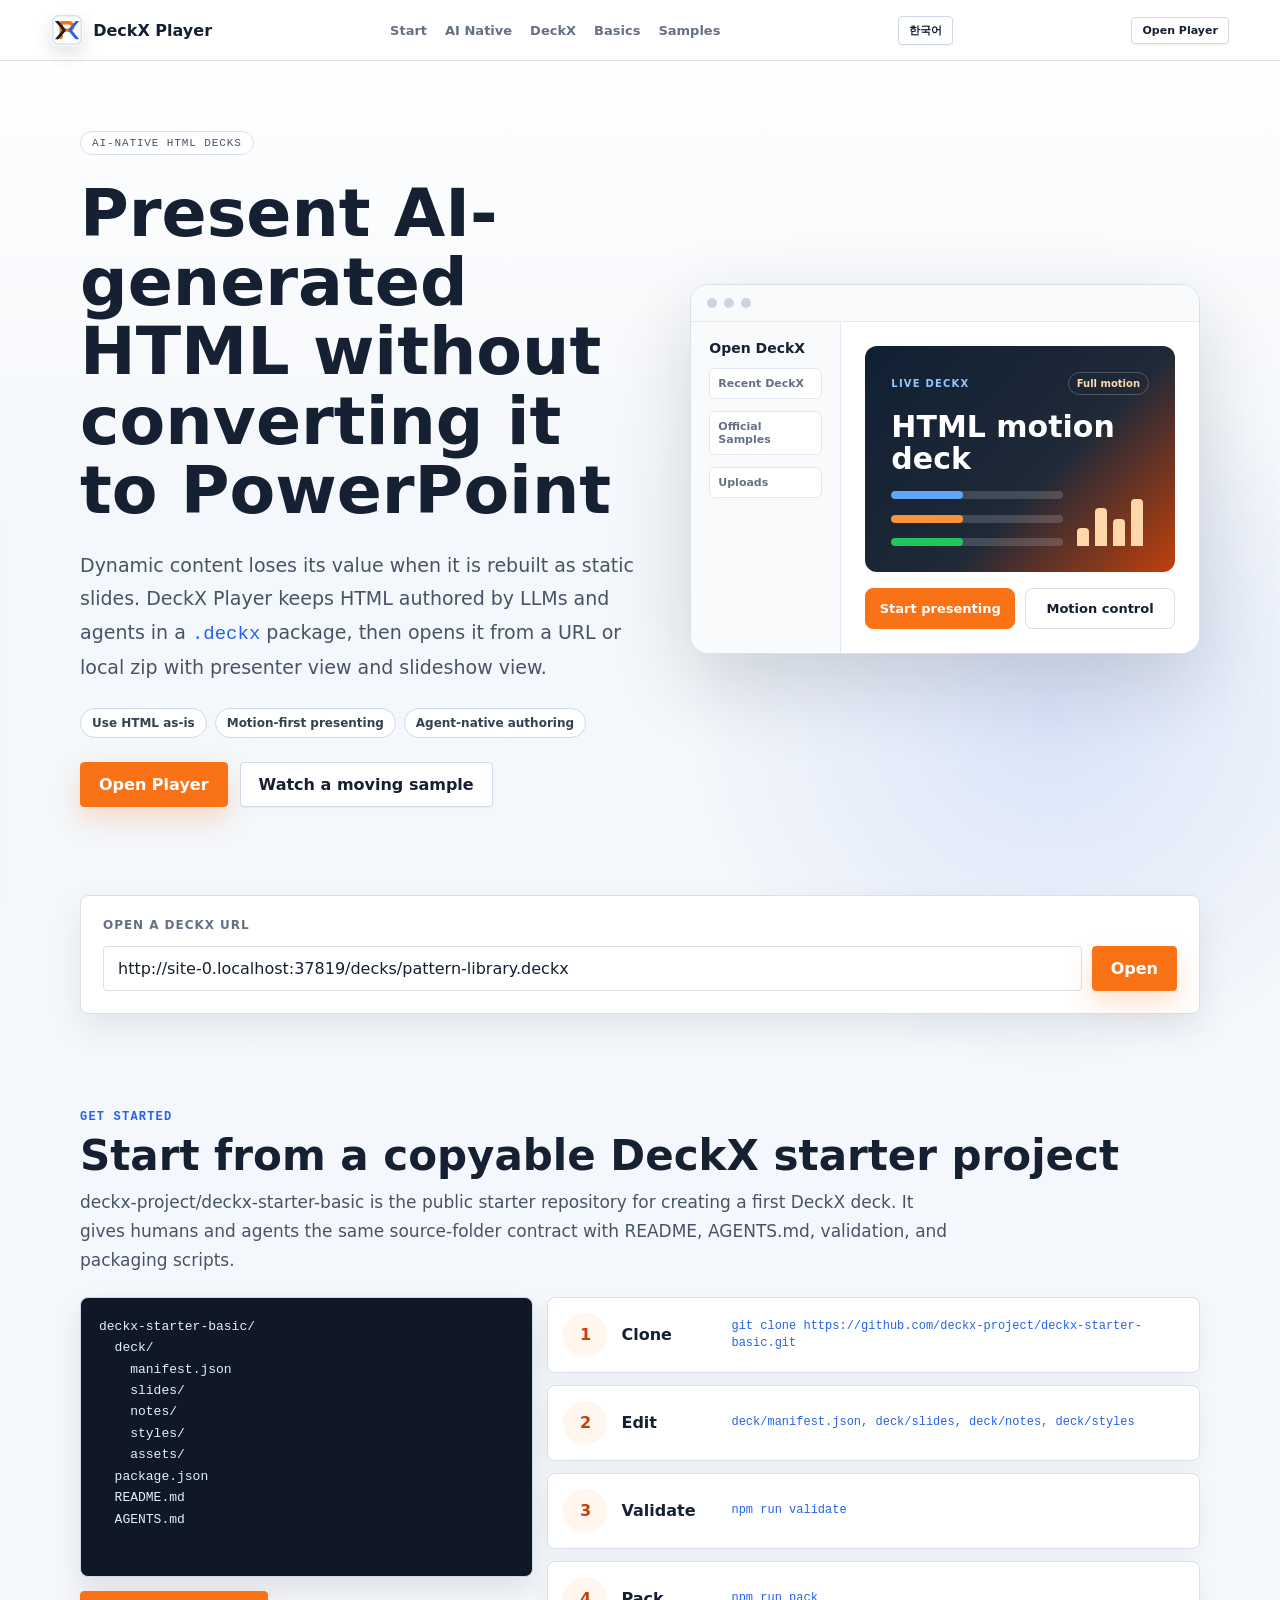
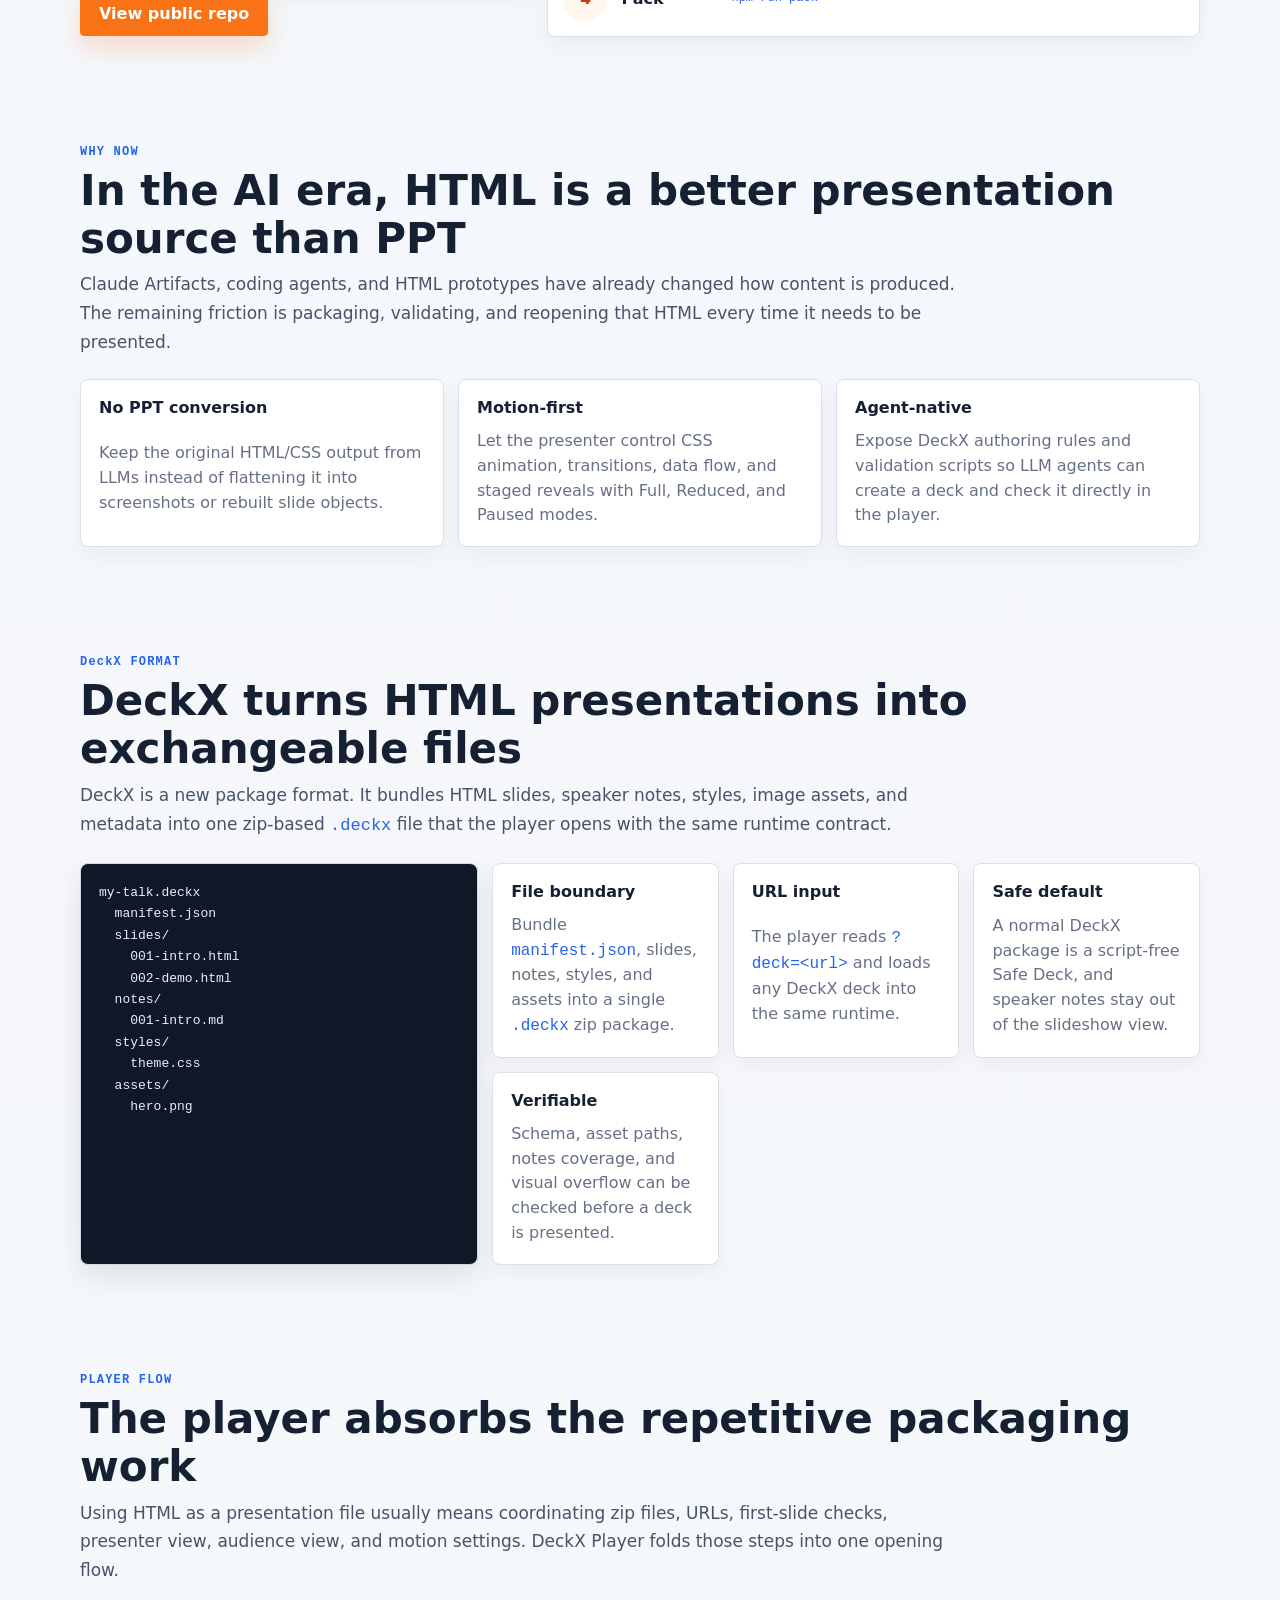
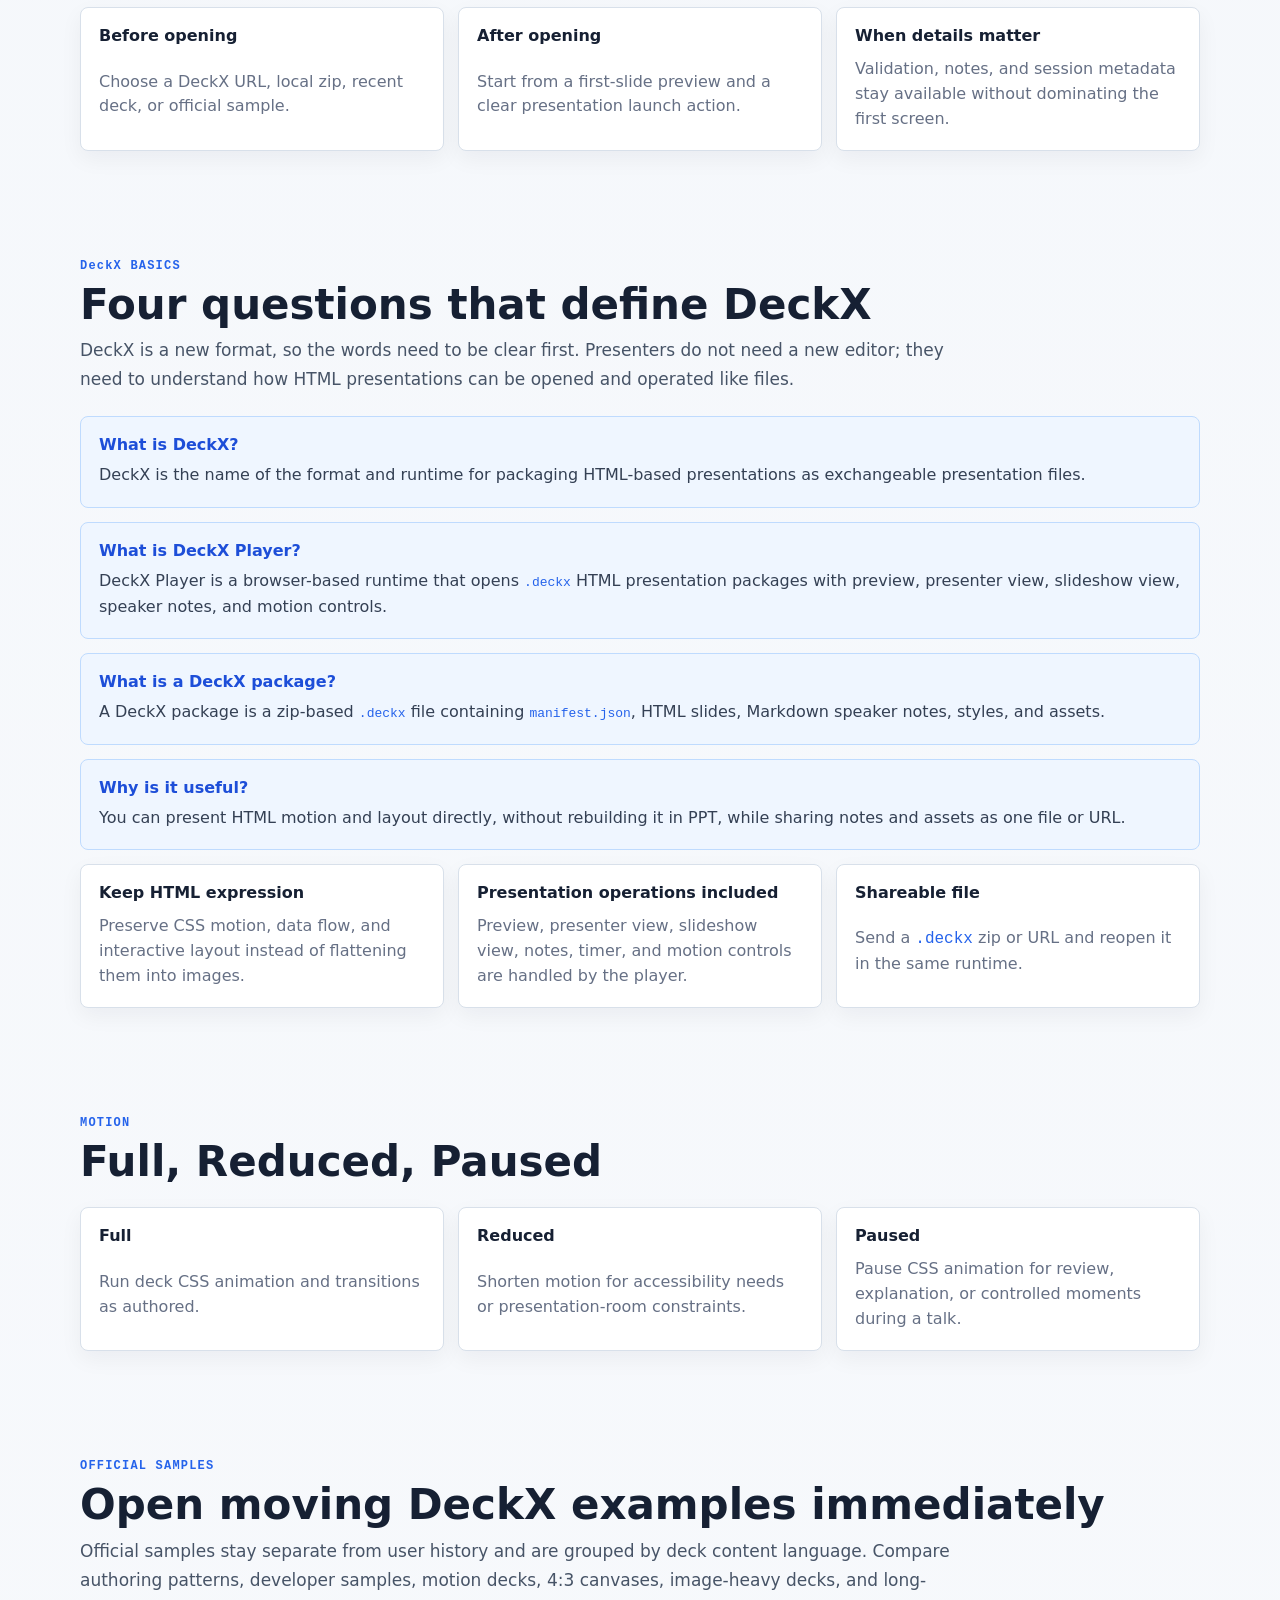
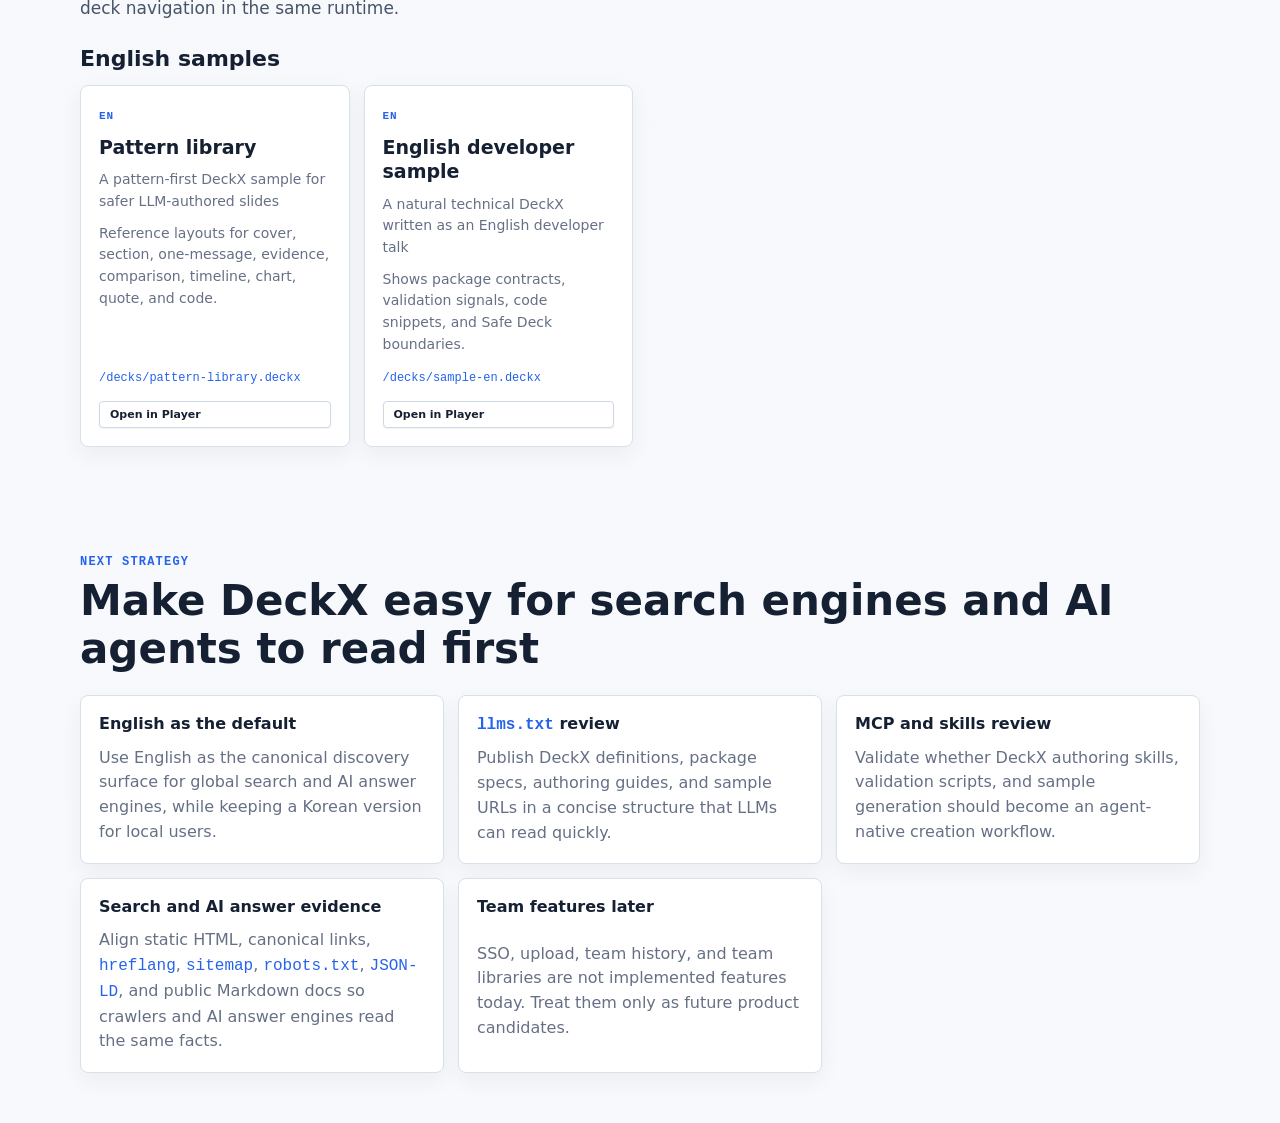
<file: index.html>
<!doctype html>
<html lang="en">
  <head>
    <meta charset="UTF-8" />
    <meta name="viewport" content="width=device-width, initial-scale=1.0" />
    <meta name="robots" content="index,follow,max-image-preview:large" />
    <meta name="googlebot" content="index,follow,max-image-preview:large" />
    <meta
      name="description"
      content="DeckX Player is an AI-native HTML presentation runtime that opens .deckx packages with preview, presenter view, slideshow view, speaker notes, and motion controls without converting HTML to PowerPoint."
    />
    <meta
      name="keywords"
      content="DeckX, DeckX Player, AI presentation, HTML presentation, .deckx, PowerPoint alternative, LLM agent, presenter view, slideshow runtime, Generative Engine Optimization"
    />
    <meta name="application-name" content="DeckX Player" />
    <meta name="author" content="DeckX Project" />
    <meta name="creator" content="DeckX Project" />
    <meta name="publisher" content="DeckX Project" />
    <link rel="canonical" href="https://deckx-project.github.io/" />
    <link rel="alternate" hreflang="en" href="https://deckx-project.github.io/" />
    <link rel="alternate" hreflang="ko" href="https://deckx-project.github.io/ko/" />
    <link rel="alternate" hreflang="x-default" href="https://deckx-project.github.io/" />
    <link rel="alternate" type="text/plain" href="https://deckx-project.github.io/llms.txt" title="DeckX llms.txt" />
    <link rel="alternate" type="text/plain" href="https://deckx-project.github.io/llms-full.txt" title="DeckX full LLM context" />
    <link rel="alternate" type="text/plain" href="https://deckx-project.github.io/ko/llms.txt" title="DeckX Korean llms.txt" />
    <meta property="og:title" content="DeckX Player - AI-native HTML presentation runtime" />
    <meta
      property="og:description"
      content="Present AI-generated HTML as .deckx packages with presenter view, slideshow view, speaker notes, and motion controls."
    />
    <meta property="og:type" content="website" />
    <meta property="og:url" content="https://deckx-project.github.io/" />
    <meta property="og:site_name" content="DeckX Player" />
    <meta property="og:locale" content="en_US" />
    <meta property="og:locale:alternate" content="ko_KR" />
    <meta property="og:image" content="https://deckx-project.github.io/brand/deckx-icon.png" />
    <meta property="og:image:width" content="1024" />
    <meta property="og:image:height" content="1024" />
    <meta property="og:image:alt" content="DeckX Player logo" />
    <meta name="twitter:card" content="summary" />
    <meta name="twitter:title" content="DeckX Player - AI-native HTML presentation runtime" />
    <meta
      name="twitter:description"
      content="Open AI-generated HTML presentations as .deckx packages with preview, presenter view, slideshow view, and motion controls."
    />
    <meta name="twitter:image" content="https://deckx-project.github.io/brand/deckx-icon.png" />
    <meta name="theme-color" content="#f97316" />
    <link rel="icon" type="image/svg+xml" href="/brand/deckx-icon.svg" />
    <link rel="manifest" href="/site.webmanifest" />
    <title>DeckX Player | AI-native HTML Presentation Runtime</title>
    <script type="text/javascript">
      if (window.location.hostname === "deckx-project.github.io") {
        (function(c,l,a,r,i,t,y){
          c[a]=c[a]||function(){(c[a].q=c[a].q||[]).push(arguments)};
          t=l.createElement(r);t.async=1;t.src="https://www.clarity.ms/tag/"+i;
          y=l.getElementsByTagName(r)[0];y.parentNode.insertBefore(t,y);
        })(window, document, "clarity", "script", "wwp7u25012");
      }
    </script>
    <script type="application/ld+json">
      {
        "@context": "https://schema.org",
        "@graph": [
          {
            "@type": "Organization",
            "@id": "https://deckx-project.github.io/#organization",
            "name": "DeckX Project",
            "url": "https://deckx-project.github.io/",
            "logo": {
              "@type": "ImageObject",
              "url": "https://deckx-project.github.io/brand/deckx-icon.png",
              "width": 1024,
              "height": 1024
            }
          },
          {
            "@type": "WebSite",
            "@id": "https://deckx-project.github.io/#website",
            "url": "https://deckx-project.github.io/",
            "name": "DeckX Player",
            "inLanguage": "en",
            "publisher": {
              "@id": "https://deckx-project.github.io/#organization"
            },
            "description": "DeckX Player explains and runs AI-native HTML presentation packages."
          },
          {
            "@type": "WebPage",
            "@id": "https://deckx-project.github.io/#webpage",
            "url": "https://deckx-project.github.io/",
            "name": "DeckX Player | AI-native HTML Presentation Runtime",
            "isPartOf": {
              "@id": "https://deckx-project.github.io/#website"
            },
            "about": {
              "@id": "https://deckx-project.github.io/#software"
            },
            "inLanguage": "en",
            "description": "DeckX Player opens AI-generated HTML presentations as .deckx packages with preview, presenter view, slideshow view, speaker notes, and motion controls."
          },
          {
            "@type": "SoftwareApplication",
            "@id": "https://deckx-project.github.io/#software",
            "name": "DeckX Player",
            "alternateName": "DeckX",
            "url": "https://deckx-project.github.io/",
            "applicationCategory": "PresentationApplication",
            "applicationSubCategory": "HTML presentation runtime",
            "operatingSystem": "Web",
            "description": "DeckX Player opens .deckx HTML presentation packages and provides preview, presenter view, slideshow view, speaker notes, and motion controls without converting HTML to PowerPoint.",
            "softwareVersion": "0.1.0",
            "creator": {
              "@id": "https://deckx-project.github.io/#organization"
            },
            "offers": {
              "@type": "Offer",
              "price": "0",
              "priceCurrency": "USD"
            },
            "featureList": [
              "Open .deckx HTML presentation packages from URL or local zip",
              "Preview first slide before presenting",
              "Presenter view with current slide, next slide, speaker notes, timer, and pacing",
              "Slideshow view for audience screens",
              "Full, Reduced, and Paused motion modes",
              "LLM-friendly package structure with manifest, slides, notes, styles, and assets"
            ]
          },
          {
            "@type": "FAQPage",
            "@id": "https://deckx-project.github.io/#faq",
            "mainEntity": [
              {
                "@type": "Question",
                "name": "What is DeckX?",
                "acceptedAnswer": {
                  "@type": "Answer",
                  "text": "DeckX is the format and runtime name for packaging HTML-based presentations as exchangeable presentation files."
                }
              },
              {
                "@type": "Question",
                "name": "What is DeckX Player?",
                "acceptedAnswer": {
                  "@type": "Answer",
                  "text": "DeckX Player is a browser-based runtime that opens .deckx HTML presentation packages with preview, presenter view, slideshow view, speaker notes, and motion controls."
                }
              },
              {
                "@type": "Question",
                "name": "What is a DeckX package?",
                "acceptedAnswer": {
                  "@type": "Answer",
                  "text": "A DeckX package is a zip-based .deckx file containing manifest.json, HTML slides, Markdown speaker notes, styles, and assets."
                }
              },
              {
                "@type": "Question",
                "name": "Why is DeckX useful?",
                "acceptedAnswer": {
                  "@type": "Answer",
                  "text": "DeckX keeps HTML motion and layout presentable without rebuilding it in PowerPoint, while sharing notes and assets as one file or URL."
                }
              }
            ]
          }
        ]
      }
    </script>
    <script type="module" crossorigin src="/assets/main-CdRb7j__.js"></script>
    <link rel="stylesheet" crossorigin href="/assets/main-COouToHF.css">
  </head>
  <body data-page="project">
    <div id="app">
      <main class="project-landing" lang="en">
        <header class="project-nav">
          <a class="project-mark" href="/">
            <img class="brand-icon" src="/brand/deckx-icon.svg" alt="" aria-hidden="true" />
            <span>DeckX Player</span>
          </a>
          <nav class="project-nav-links" aria-label="Landing sections">
            <a href="#start">Start</a>
            <a href="#ai-native">AI Native</a>
            <a href="#deckx">DeckX</a>
            <a href="#concepts">Basics</a>
            <a href="#samples">Samples</a>
          </nav>
          <a class="btn compact" href="/ko/">한국어</a>
          <a class="btn compact" href="/player">Open Player</a>
        </header>

        <section class="project-hero">
          <div class="project-hero-copy">
            <span class="badge mono">AI-NATIVE HTML DECKS</span>
            <h1>Present AI-generated HTML without converting it to PowerPoint</h1>
            <p>
              Dynamic content loses its value when it is rebuilt as static slides. DeckX Player keeps
              HTML authored by LLMs and agents in a <code>.deckx</code> package, then opens it from a
              URL or local zip with presenter view and slideshow view.
            </p>
            <div class="project-hero-points" aria-label="DeckX positioning">
              <span>Use HTML as-is</span>
              <span>Motion-first presenting</span>
              <span>Agent-native authoring</span>
            </div>
            <div class="project-actions">
              <a class="btn primary" href="/player">Open Player</a>
              <a class="btn" href="/player?deck=/decks/deckx-player-demo.deckx#landing">Watch a moving sample</a>
            </div>
          </div>
          <div class="project-product-preview" aria-label="DeckX Player preview">
            <div class="preview-chrome"><span></span><span></span><span></span></div>
            <div class="preview-layout">
              <aside>
                <strong>Open DeckX</strong>
                <span>Recent DeckX</span>
                <span>Official Samples</span>
                <span>Uploads</span>
              </aside>
              <section>
                <div class="preview-slide">
                  <div class="preview-status-row"><small>LIVE DECKX</small><em>Full motion</em></div>
                  <strong>HTML motion deck</strong>
                  <div class="preview-motion-scene" aria-hidden="true">
                    <div class="preview-flow-line"></div>
                    <div class="preview-flow-line"></div>
                    <div class="preview-flow-line"></div>
                    <div class="preview-metric-bars"><span></span><span></span><span></span><span></span></div>
                  </div>
                </div>
                <div class="preview-actions"><span>Start presenting</span><span>Motion control</span></div>
              </section>
            </div>
          </div>
        </section>

        <section class="project-section project-open-section">
          <form class="project-open" data-project-deckx-form>
            <label for="project-deckx-url">Open a DeckX URL</label>
            <div class="project-open-row">
              <input
                id="project-deckx-url"
                data-project-deckx-input
                type="text"
                inputmode="url"
                autocomplete="url"
                value="https://deckx-project.github.io/decks/deckx-player-demo.deckx"
                aria-label="DeckX URL"
              />
              <button class="btn primary" type="submit">Open</button>
            </div>
          </form>
        </section>

        <section class="project-section project-start-section" id="start">
          <div class="section-heading">
            <p class="mono">GET STARTED</p>
            <h2>Start from a copyable DeckX starter project</h2>
            <span class="section-lead">
              <code>deckx-project/deckx-starter-basic</code> is the public starter repository for creating a first DeckX deck.
              It gives humans and agents the same source-folder contract with README, AGENTS.md, validation, and packaging scripts.
            </span>
          </div>
          <div class="project-start-layout">
            <div class="project-start-copy">
              <pre class="deckx-tree" aria-label="DeckX starter project structure"><code>deckx-starter-basic/
  deck/
    manifest.json
    slides/
    notes/
    styles/
    assets/
  package.json
  README.md
  AGENTS.md</code></pre>
              <div class="project-actions">
                <a class="btn primary" href="https://github.com/deckx-project/deckx-starter-basic">View public repo</a>
              </div>
            </div>
            <ol class="project-start-steps">
              <li><span>1</span><strong>Clone</strong><code>git clone https://github.com/deckx-project/deckx-starter-basic.git</code></li>
              <li><span>2</span><strong>Edit</strong><code>deck/manifest.json, deck/slides, deck/notes, deck/styles</code></li>
              <li><span>3</span><strong>Validate</strong><code>npm run validate</code></li>
              <li><span>4</span><strong>Pack</strong><code>npm run pack</code></li>
            </ol>
          </div>
        </section>

        <section class="project-section" id="ai-native">
          <div class="section-heading">
            <p class="mono">WHY NOW</p>
            <h2>In the AI era, HTML is a better presentation source than PPT</h2>
            <span class="section-lead">
              Claude Artifacts, coding agents, and HTML prototypes have already changed how content is produced.
              The remaining friction is packaging, validating, and reopening that HTML every time it needs to be presented.
            </span>
          </div>
          <div class="info-grid">
            <article><strong>No PPT conversion</strong><span>Keep the original HTML/CSS output from LLMs instead of flattening it into screenshots or rebuilt slide objects.</span></article>
            <article><strong>Motion-first</strong><span>Let the presenter control CSS animation, transitions, data flow, and staged reveals with Full, Reduced, and Paused modes.</span></article>
            <article><strong>Agent-native</strong><span>Expose DeckX authoring rules and validation scripts so LLM agents can create a deck and check it directly in the player.</span></article>
          </div>
        </section>

        <section class="project-section" id="deckx">
          <div class="section-heading">
            <p class="mono">DeckX FORMAT</p>
            <h2>DeckX turns HTML presentations into exchangeable files</h2>
            <span class="section-lead">
              DeckX is a new package format. It bundles HTML slides, speaker notes, styles, image assets, and metadata
              into one zip-based <code>.deckx</code> file that the player opens with the same runtime contract.
            </span>
          </div>
          <div class="project-format-grid">
            <pre class="deckx-tree" aria-label="DeckX package structure"><code>my-talk.deckx
  manifest.json
  slides/
    001-intro.html
    002-demo.html
  notes/
    001-intro.md
  styles/
    theme.css
  assets/
    hero.png</code></pre>
            <div class="info-grid format-cards">
              <article><strong>File boundary</strong><span>Bundle <code>manifest.json</code>, slides, notes, styles, and assets into a single <code>.deckx</code> zip package.</span></article>
              <article><strong>URL input</strong><span>The player reads <code>?deck=&lt;url&gt;</code> and loads any DeckX deck into the same runtime.</span></article>
              <article><strong>Safe default</strong><span>A normal DeckX package is a script-free Safe Deck, and speaker notes stay out of the slideshow view.</span></article>
              <article><strong>Verifiable</strong><span>Schema, asset paths, notes coverage, and visual overflow can be checked before a deck is presented.</span></article>
            </div>
          </div>
        </section>

        <section class="project-section">
          <div class="section-heading">
            <p class="mono">PLAYER FLOW</p>
            <h2>The player absorbs the repetitive packaging work</h2>
            <span class="section-lead">
              Using HTML as a presentation file usually means coordinating zip files, URLs, first-slide checks,
              presenter view, audience view, and motion settings. DeckX Player folds those steps into one opening flow.
            </span>
          </div>
          <div class="info-grid modes">
            <article><strong>Before opening</strong><span>Choose a DeckX URL, local zip, recent deck, or official sample.</span></article>
            <article><strong>After opening</strong><span>Start from a first-slide preview and a clear presentation launch action.</span></article>
            <article><strong>When details matter</strong><span>Validation, notes, and session metadata stay available without dominating the first screen.</span></article>
          </div>
        </section>

        <section class="project-section" id="concepts">
          <div class="section-heading">
            <p class="mono">DeckX BASICS</p>
            <h2>Four questions that define DeckX</h2>
            <span class="section-lead">
              DeckX is a new format, so the words need to be clear first. Presenters do not need a new editor;
              they need to understand how HTML presentations can be opened and operated like files.
            </span>
          </div>
          <div class="project-answer-block"><strong>What is DeckX?</strong><span>DeckX is the name of the format and runtime for packaging HTML-based presentations as exchangeable presentation files.</span></div>
          <div class="project-answer-block"><strong>What is DeckX Player?</strong><span>DeckX Player is a browser-based runtime that opens <code>.deckx</code> HTML presentation packages with preview, presenter view, slideshow view, speaker notes, and motion controls.</span></div>
          <div class="project-answer-block"><strong>What is a DeckX package?</strong><span>A DeckX package is a zip-based <code>.deckx</code> file containing <code>manifest.json</code>, HTML slides, Markdown speaker notes, styles, and assets.</span></div>
          <div class="project-answer-block"><strong>Why is it useful?</strong><span>You can present HTML motion and layout directly, without rebuilding it in PPT, while sharing notes and assets as one file or URL.</span></div>
          <div class="info-grid modes">
            <article><strong>Keep HTML expression</strong><span>Preserve CSS motion, data flow, and interactive layout instead of flattening them into images.</span></article>
            <article><strong>Presentation operations included</strong><span>Preview, presenter view, slideshow view, notes, timer, and motion controls are handled by the player.</span></article>
            <article><strong>Shareable file</strong><span>Send a <code>.deckx</code> zip or URL and reopen it in the same runtime.</span></article>
          </div>
        </section>

        <section class="project-section">
          <div class="section-heading"><p class="mono">MOTION</p><h2>Full, Reduced, Paused</h2></div>
          <div class="info-grid modes">
            <article><strong>Full</strong><span>Run deck CSS animation and transitions as authored.</span></article>
            <article><strong>Reduced</strong><span>Shorten motion for accessibility needs or presentation-room constraints.</span></article>
            <article><strong>Paused</strong><span>Pause CSS animation for review, explanation, or controlled moments during a talk.</span></article>
          </div>
        </section>

        <section class="project-section" id="samples">
          <div class="section-heading">
            <p class="mono">OFFICIAL SAMPLES</p>
            <h2>Open moving DeckX examples immediately</h2>
            <span class="section-lead">Official samples stay separate from user history. Compare motion decks, static explanations, 4:3 canvases, image-heavy decks, and long-deck navigation in the same runtime.</span>
          </div>
          <div class="project-demo-grid">
            <article class="project-demo-card"><div><h3>DeckX zip demo</h3><p>Loads public/decks/deckx-player-demo.deckx as a packaged presentation</p><span>A dogfooding deck that explains DeckX Player using the DeckX package format itself.</span></div><code>/decks/deckx-player-demo.deckx</code><a class="btn compact" href="/player?deck=/decks/deckx-player-demo.deckx#landing">Open in Player</a></article>
            <article class="project-demo-card"><div><h3>Static framework demo</h3><p>A DeckX sample explaining the Deck/Runtime boundary</p><span>Shows how text-heavy talks combine with the player basics.</span></div><code>/decks/static-demo.deckx</code><a class="btn compact" href="/player?deck=/decks/static-demo.deckx#landing">Open in Player</a></article>
            <article class="project-demo-card"><div><h3>Motion graphics demo</h3><p>A CSS motion DeckX loaded into the same runtime</p><span>Compare Full, Reduced, and Paused motion modes with an animated deck.</span></div><code>/decks/motion-demo.deckx</code><a class="btn compact" href="/player?deck=/decks/motion-demo.deckx#landing">Open in Player</a></article>
            <article class="project-demo-card"><div><h3>Classic 4:3 canvas demo</h3><p>A sample showing DeckX aspectRatio support</p><span>Confirms that non-16:9 DeckX canvases render consistently in presenter and slideshow views.</span></div><code>/decks/classic-4x3-demo.deckx</code><a class="btn compact" href="/player?deck=/decks/classic-4x3-demo.deckx#landing">Open in Player</a></article>
            <article class="project-demo-card"><div><h3>Image-heavy demo</h3><p>An asset stress sample with 96 package-local images</p><span>Checks preview, overview, and object URL behavior for image-heavy decks.</span></div><code>/decks/image-heavy-demo.deckx</code><a class="btn compact" href="/player?deck=/decks/image-heavy-demo.deckx#landing">Open in Player</a></article>
            <article class="project-demo-card"><div><h3>Long 120-slide demo</h3><p>A sample for goto, search, and overview behavior across many pages</p><span>Exercises presenter thumbnails and keyboard navigation limits with a 120-slide DeckX.</span></div><code>/decks/long-120-demo.deckx</code><a class="btn compact" href="/player?deck=/decks/long-120-demo.deckx#landing">Open in Player</a></article>
            <article class="project-demo-card"><div><h3>Long image demo</h3><p>A stress sample combining long-deck navigation with package-local images</p><span>Checks navigation, search, thumbnails, and asset handling across 120 image-backed slides.</span></div><code>/decks/long-image-demo.deckx</code><a class="btn compact" href="/player?deck=/decks/long-image-demo.deckx#landing">Open in Player</a></article>
          </div>
        </section>

        <section class="project-section" id="workspace">
          <div class="section-heading"><p class="mono">NEXT STRATEGY</p><h2>Make DeckX easy for search engines and AI agents to read first</h2></div>
          <div class="info-grid modes">
            <article><strong>English as the default</strong><span>Use English as the canonical discovery surface for global search and AI answer engines, while keeping a Korean version for local users.</span></article>
            <article><strong><code>llms.txt</code> review</strong><span>Publish DeckX definitions, package specs, authoring guides, and sample URLs in a concise structure that LLMs can read quickly.</span></article>
            <article><strong>MCP and skills review</strong><span>Validate whether DeckX authoring skills, validation scripts, and sample generation should become an agent-native creation workflow.</span></article>
            <article><strong>Search and AI answer evidence</strong><span>Align static HTML, canonical links, <code>hreflang</code>, <code>sitemap</code>, <code>robots.txt</code>, <code>JSON-LD</code>, and public Markdown docs so crawlers and AI answer engines read the same facts.</span></article>
            <article><strong>Team features later</strong><span>SSO, upload, team history, and team libraries are not implemented features today. Treat them only as future product candidates.</span></article>
          </div>
        </section>
      </main>
    </div>
  </body>
</html>
</file>
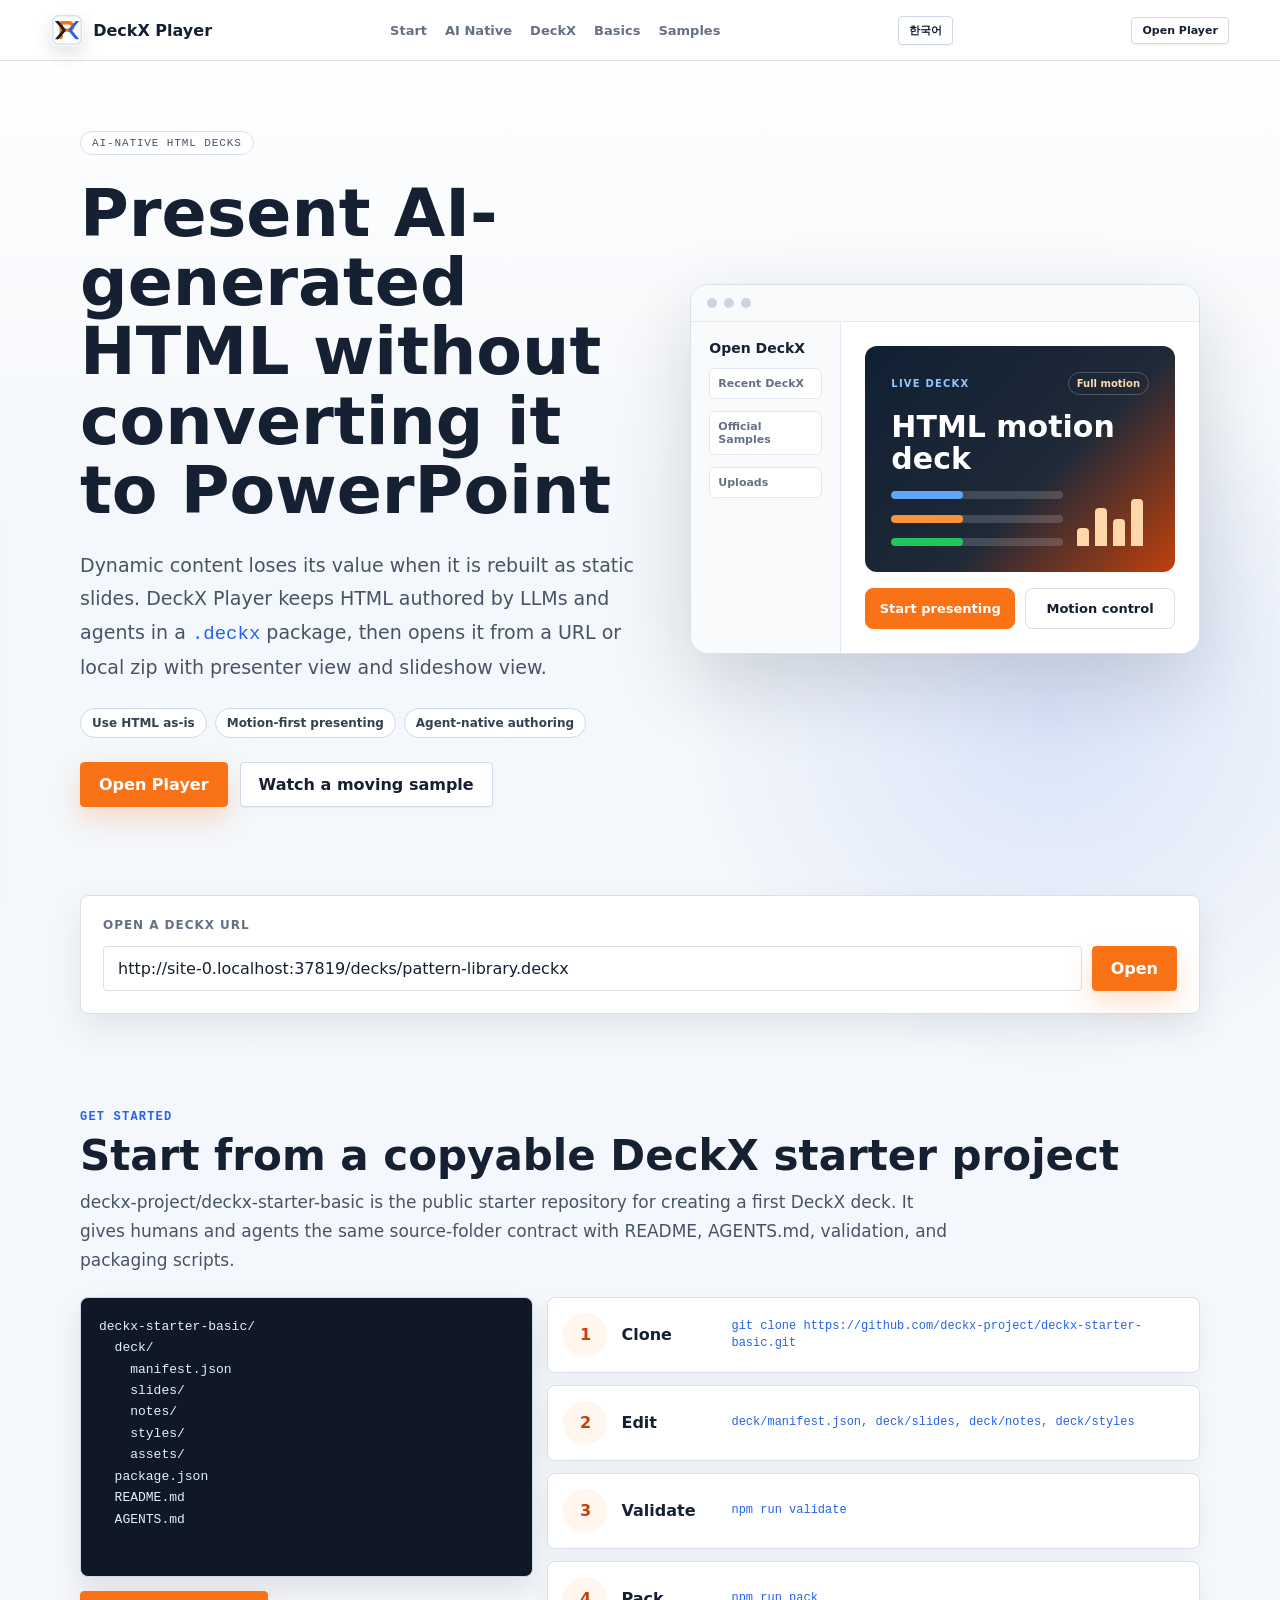
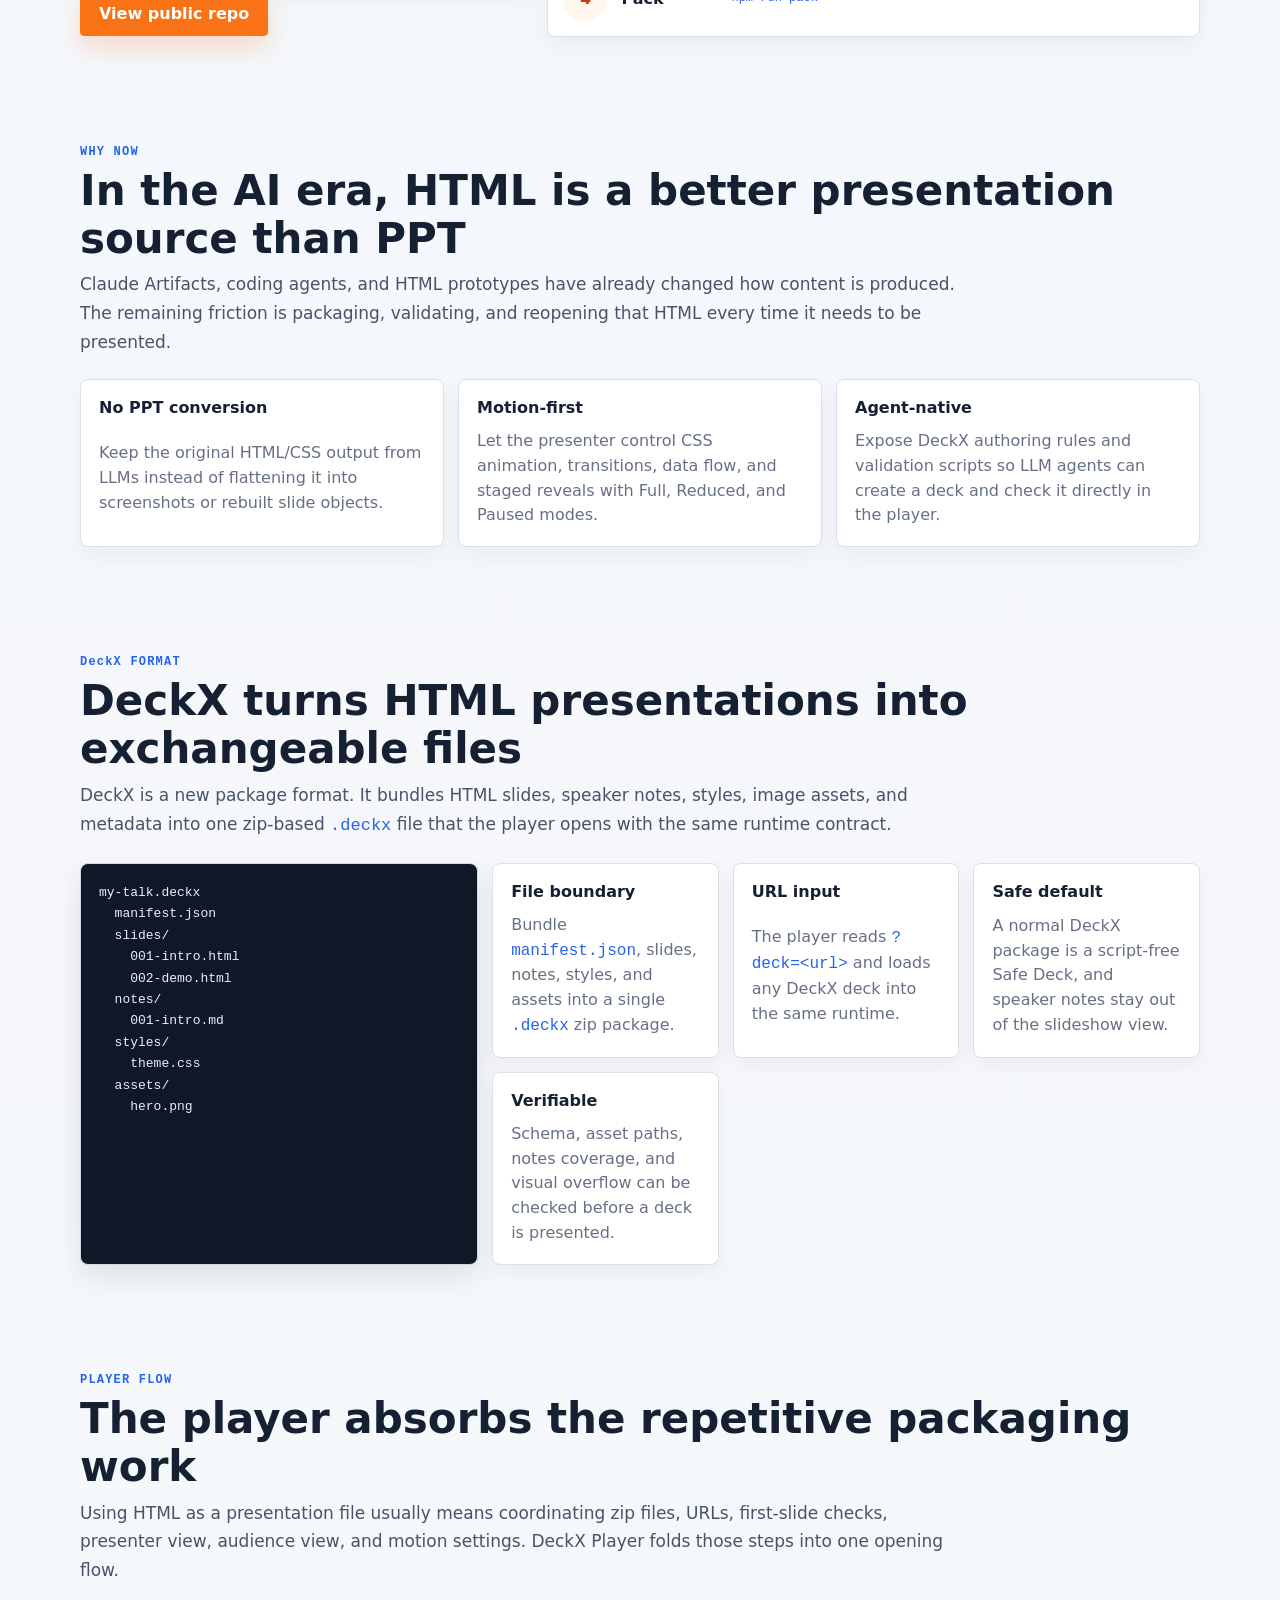
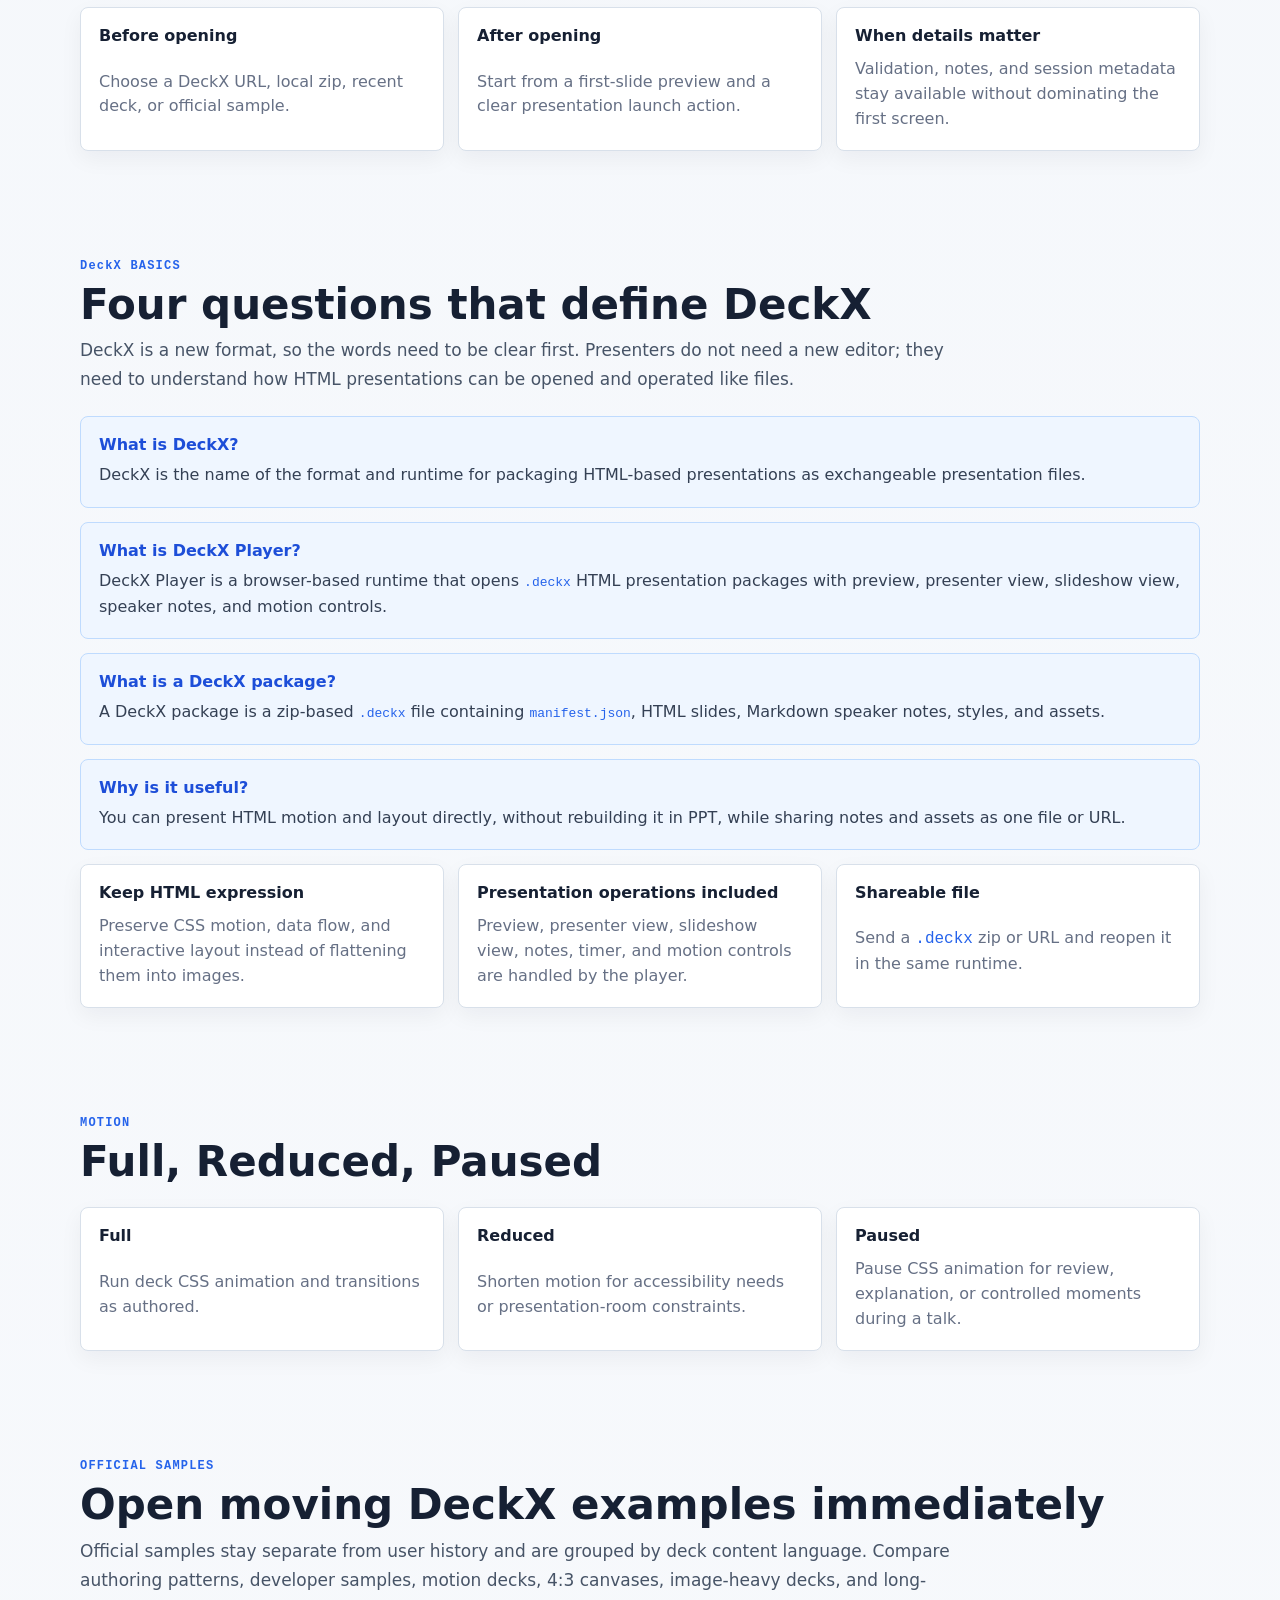
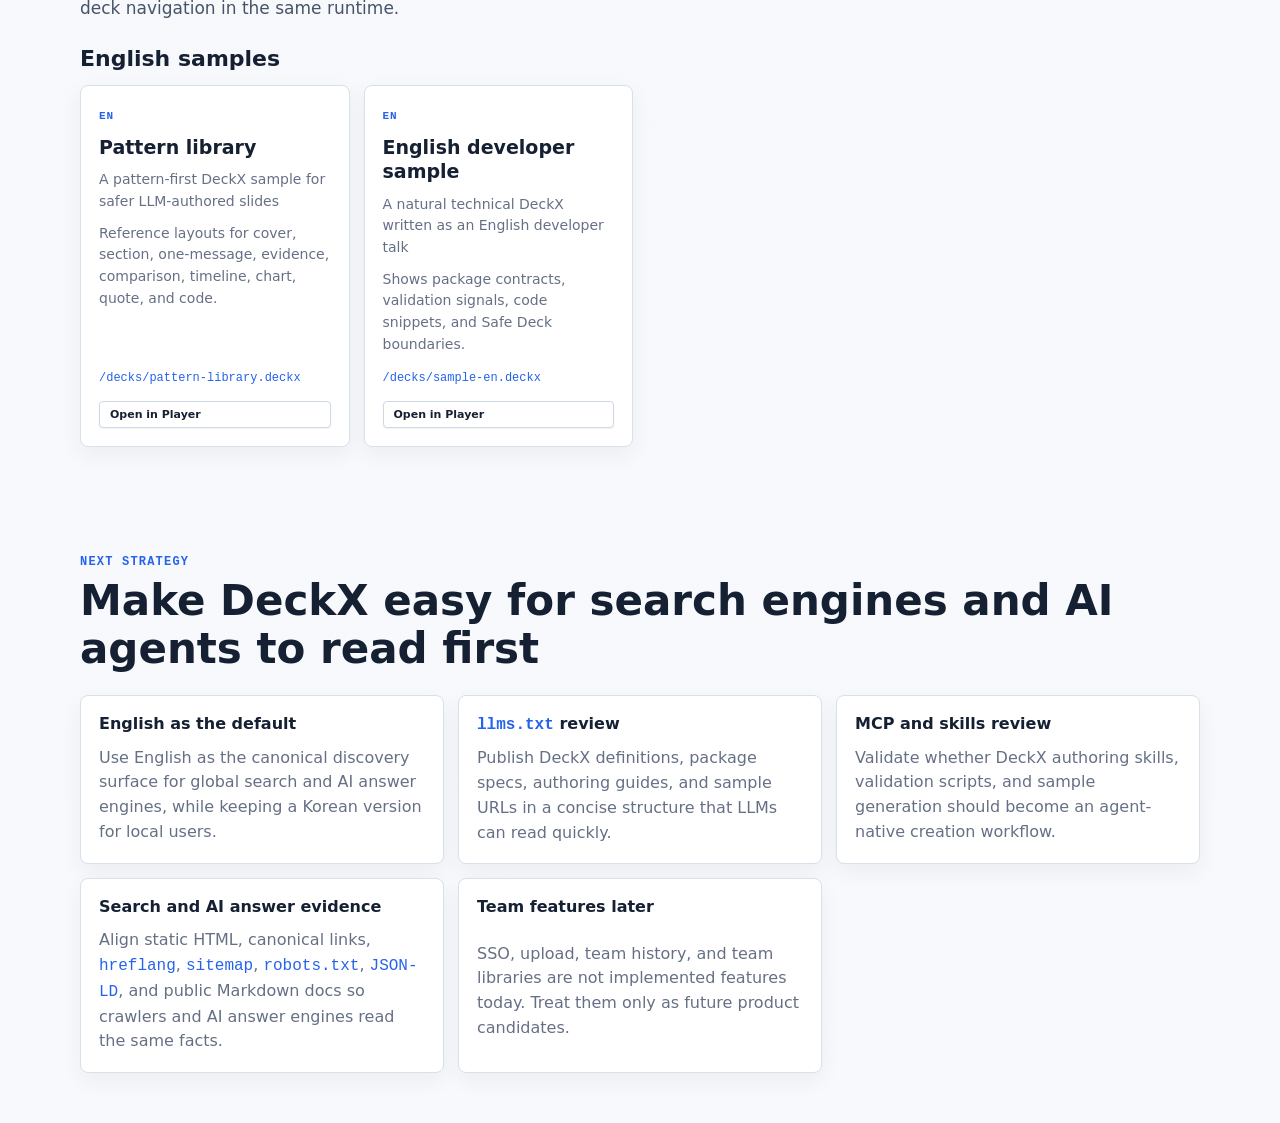
<file: ko/index.html>
<!doctype html>
<html lang="ko">
  <head>
    <meta charset="UTF-8" />
    <meta name="viewport" content="width=device-width, initial-scale=1.0" />
    <meta name="robots" content="index,follow,max-image-preview:large" />
    <meta name="googlebot" content="index,follow,max-image-preview:large" />
    <meta
      name="description"
      content="DeckX Player는 AI와 LLM agent가 만든 HTML 발표를 PPT로 변환하지 않고 .deckx 패키지로 열어 미리보기, 발표자뷰, 슬라이드쇼, 발표자 노트, 모션 제어를 제공하는 웹 기반 발표 런타임입니다."
    />
    <meta
      name="keywords"
      content="DeckX, DeckX Player, AI presentation, HTML presentation, .deckx, PPT alternative, LLM agent, presenter view, slideshow runtime, Generative Engine Optimization"
    />
    <meta name="application-name" content="DeckX Player" />
    <meta name="author" content="DeckX Project" />
    <meta name="creator" content="DeckX Project" />
    <meta name="publisher" content="DeckX Project" />
    <link rel="canonical" href="https://deckx-project.github.io/ko/" />
    <link rel="alternate" hreflang="en" href="https://deckx-project.github.io/" />
    <link rel="alternate" hreflang="ko" href="https://deckx-project.github.io/ko/" />
    <link rel="alternate" hreflang="x-default" href="https://deckx-project.github.io/" />
    <link rel="alternate" type="text/plain" href="https://deckx-project.github.io/llms.txt" title="DeckX llms.txt" />
    <link rel="alternate" type="text/plain" href="https://deckx-project.github.io/llms-full.txt" title="DeckX full LLM context" />
    <link rel="alternate" type="text/plain" href="https://deckx-project.github.io/ko/llms.txt" title="DeckX Korean llms.txt" />
    <meta property="og:title" content="DeckX Player - AI-native HTML presentation runtime" />
    <meta
      property="og:description"
      content="AI가 만든 HTML 발표를 PPT로 변환하지 않고 .deckx 패키지로 열어 발표자뷰, 슬라이드쇼, 모션 제어로 바로 발표하세요."
    />
    <meta property="og:type" content="website" />
    <meta property="og:url" content="https://deckx-project.github.io/ko/" />
    <meta property="og:site_name" content="DeckX Player" />
    <meta property="og:locale" content="ko_KR" />
    <meta property="og:locale:alternate" content="en_US" />
    <meta property="og:image" content="https://deckx-project.github.io/brand/deckx-icon.png" />
    <meta property="og:image:width" content="1024" />
    <meta property="og:image:height" content="1024" />
    <meta property="og:image:alt" content="DeckX Player logo" />
    <meta name="twitter:card" content="summary" />
    <meta name="twitter:title" content="DeckX Player - AI-native HTML presentation runtime" />
    <meta
      name="twitter:description"
      content="AI가 만든 HTML 발표를 .deckx 패키지로 열어 미리보기, 발표자뷰, 슬라이드쇼, 모션 제어로 바로 발표하세요."
    />
    <meta name="twitter:image" content="https://deckx-project.github.io/brand/deckx-icon.png" />
    <meta name="theme-color" content="#f97316" />
    <link rel="icon" type="image/svg+xml" href="/brand/deckx-icon.svg" />
    <link rel="manifest" href="/site.webmanifest" />
    <title>DeckX Player | AI-native HTML Presentation Runtime</title>
    <script type="text/javascript">
      if (window.location.hostname === "deckx-project.github.io") {
        (function(c,l,a,r,i,t,y){
          c[a]=c[a]||function(){(c[a].q=c[a].q||[]).push(arguments)};
          t=l.createElement(r);t.async=1;t.src="https://www.clarity.ms/tag/"+i;
          y=l.getElementsByTagName(r)[0];y.parentNode.insertBefore(t,y);
        })(window, document, "clarity", "script", "wwp7u25012");
      }
    </script>
    <script type="application/ld+json">
      {
        "@context": "https://schema.org",
        "@graph": [
          {
            "@type": "Organization",
            "@id": "https://deckx-project.github.io/#organization",
            "name": "DeckX Project",
            "url": "https://deckx-project.github.io/",
            "logo": {
              "@type": "ImageObject",
              "url": "https://deckx-project.github.io/brand/deckx-icon.png",
              "width": 1024,
              "height": 1024
            }
          },
          {
            "@type": "WebPage",
            "@id": "https://deckx-project.github.io/ko/#webpage",
            "url": "https://deckx-project.github.io/ko/",
            "name": "DeckX Player | AI-native HTML Presentation Runtime",
            "inLanguage": "ko-KR",
            "description": "DeckX Player는 AI와 LLM agent가 만든 HTML 발표를 .deckx 패키지로 열고 발표자뷰, 슬라이드쇼, 모션 제어를 제공하는 웹 기반 발표 런타임입니다."
          },
          {
            "@type": "SoftwareApplication",
            "@id": "https://deckx-project.github.io/#software",
            "name": "DeckX Player",
            "alternateName": "DeckX",
            "url": "https://deckx-project.github.io/",
            "applicationCategory": "PresentationApplication",
            "applicationSubCategory": "HTML presentation runtime",
            "operatingSystem": "Web",
            "description": "DeckX Player opens .deckx HTML presentation packages and provides preview, presenter view, slideshow view, speaker notes, and motion controls without converting HTML to PPT.",
            "softwareVersion": "0.1.0",
            "creator": {
              "@id": "https://deckx-project.github.io/#organization"
            },
            "offers": {
              "@type": "Offer",
              "price": "0",
              "priceCurrency": "USD"
            }
          },
          {
            "@type": "FAQPage",
            "@id": "https://deckx-project.github.io/ko/#faq",
            "mainEntity": [
              {
                "@type": "Question",
                "name": "DeckX란?",
                "acceptedAnswer": {
                  "@type": "Answer",
                  "text": "DeckX는 HTML 기반 발표를 교환 가능한 패키지로 만들고, 같은 플레이어에서 재생하기 위한 포맷과 런타임의 이름입니다."
                }
              },
              {
                "@type": "Question",
                "name": "DeckX Player란?",
                "acceptedAnswer": {
                  "@type": "Answer",
                  "text": "DeckX Player는 .deckx HTML presentation package를 열어 미리보기, 발표자뷰, 슬라이드쇼, 발표자 노트, 모션 제어를 제공하는 웹 기반 발표 런타임입니다."
                }
              },
              {
                "@type": "Question",
                "name": "DeckX package란?",
                "acceptedAnswer": {
                  "@type": "Answer",
                  "text": "DeckX package는 manifest.json, HTML slides, Markdown speaker notes, styles, assets를 하나로 묶은 zip 기반 .deckx 발표 파일입니다."
                }
              },
              {
                "@type": "Question",
                "name": "DeckX Player가 좋은 이유는?",
                "acceptedAnswer": {
                  "@type": "Answer",
                  "text": "PPT로 다시 옮기지 않아도 HTML의 모션과 레이아웃을 그대로 발표할 수 있고, 발표자 노트와 자산까지 하나의 파일 또는 URL로 공유할 수 있습니다."
                }
              }
            ]
          }
        ]
      }
    </script>
    <script type="module" crossorigin src="/assets/main-CdRb7j__.js"></script>
    <link rel="stylesheet" crossorigin href="/assets/main-COouToHF.css">
  </head>
  <body data-page="project">
    <div id="app">
      <main class="project-landing" lang="ko">
        <header class="project-nav">
          <a class="project-mark" href="/ko/">
            <img class="brand-icon" src="/brand/deckx-icon.svg" alt="" aria-hidden="true" />
            <span>DeckX Player</span>
          </a>
          <nav class="project-nav-links" aria-label="랜딩 섹션">
            <a href="#start">시작하기</a>
            <a href="#ai-native">AI Native</a>
            <a href="#deckx">DeckX</a>
            <a href="#concepts">개념</a>
            <a href="#samples">샘플</a>
          </nav>
          <a class="btn compact" href="/">English</a>
          <a class="btn compact" href="/player">플레이어 열기</a>
        </header>

        <section class="project-hero">
          <div class="project-hero-copy">
            <span class="badge mono">AI-NATIVE HTML DECKS</span>
            <h1>AI가 만든 HTML을 PPT로 바꾸지 않고 그대로 발표하세요</h1>
            <p>
              동적인 콘텐츠는 PPT로 다시 옮기는 순간 표현력이 줄어듭니다. DeckX Player는
              LLM과 agent가 만든 HTML 발표를 <code>.deckx</code> 패키지로 고정하고,
              URL이나 로컬 zip에서 열어 발표자뷰와 슬라이드쇼로 바로 실행합니다.
            </p>
            <div class="project-hero-points" aria-label="DeckX positioning">
              <span>HTML 그대로 사용</span>
              <span>모션 중심 발표</span>
              <span>Agent-native authoring</span>
            </div>
            <div class="project-actions">
              <a class="btn primary" href="/player">플레이어 열기</a>
              <a class="btn" href="/player?deck=/decks/deckx-player-demo.deckx#landing">움직이는 샘플 보기</a>
            </div>
          </div>
          <div class="project-product-preview" aria-label="DeckX Player preview">
            <div class="preview-chrome"><span></span><span></span><span></span></div>
            <div class="preview-layout">
              <aside>
                <strong>DeckX 열기</strong>
                <span>Recent DeckX</span>
                <span>Official Samples</span>
                <span>Uploads</span>
              </aside>
              <section>
                <div class="preview-slide">
                  <div class="preview-status-row"><small>LIVE DECKX</small><em>Full motion</em></div>
                  <strong>HTML motion deck</strong>
                  <div class="preview-motion-scene" aria-hidden="true">
                    <div class="preview-flow-line"></div>
                    <div class="preview-flow-line"></div>
                    <div class="preview-flow-line"></div>
                    <div class="preview-metric-bars"><span></span><span></span><span></span><span></span></div>
                  </div>
                </div>
                <div class="preview-actions"><span>발표 시작</span><span>모션 제어</span></div>
              </section>
            </div>
          </div>
        </section>

        <section class="project-section project-open-section">
          <form class="project-open" data-project-deckx-form>
            <label for="project-deckx-url">DeckX URL 빠르게 열기</label>
            <div class="project-open-row">
              <input
                id="project-deckx-url"
                data-project-deckx-input
                type="text"
                inputmode="url"
                autocomplete="url"
                value="https://deckx-project.github.io/decks/deckx-player-demo.deckx"
                aria-label="DeckX URL"
              />
              <button class="btn primary" type="submit">열기</button>
            </div>
          </form>
        </section>

        <section class="project-section project-start-section" id="start">
          <div class="section-heading">
            <p class="mono">GET STARTED</p>
            <h2>복사해서 바로 시작하는 DeckX 스타터 프로젝트</h2>
            <span class="section-lead">
              <code>deckx-project/deckx-starter-basic</code>은 첫 DeckX를 만들기 위한 public starter repo입니다.
              README, AGENTS.md, 검증/패키징 스크립트를 함께 제공해 사람과 agent가 같은 source-folder 계약으로 수정할 수 있습니다.
            </span>
          </div>
          <div class="project-start-layout">
            <div class="project-start-copy">
              <pre class="deckx-tree" aria-label="DeckX starter project structure"><code>deckx-starter-basic/
  deck/
    manifest.json
    slides/
    notes/
    styles/
    assets/
  package.json
  README.md
  AGENTS.md</code></pre>
              <div class="project-actions">
                <a class="btn primary" href="https://github.com/deckx-project/deckx-starter-basic">Public repo 보기</a>
              </div>
            </div>
            <ol class="project-start-steps">
              <li><span>1</span><strong>Clone</strong><code>git clone https://github.com/deckx-project/deckx-starter-basic.git</code></li>
              <li><span>2</span><strong>Edit</strong><code>deck/manifest.json, deck/slides, deck/notes, deck/styles</code></li>
              <li><span>3</span><strong>Validate</strong><code>npm run validate</code></li>
              <li><span>4</span><strong>Pack</strong><code>npm run pack</code></li>
            </ol>
          </div>
        </section>

        <section class="project-section" id="ai-native">
          <div class="section-heading">
            <p class="mono">WHY NOW</p>
            <h2>AI 시대에는 PPT보다 HTML이 자연스럽습니다</h2>
            <span class="section-lead">
              Claude Artifacts, coding agent, HTML prototype 흐름이 이미 콘텐츠 제작 방식을 바꾸고 있습니다.
              문제는 만든 HTML을 매번 발표용으로 묶고, 검증하고, 다시 여는 일이 귀찮다는 점입니다.
            </span>
          </div>
          <div class="info-grid">
            <article><strong>PPT 변환 없이</strong><span>LLM이 만든 HTML/CSS 결과물을 이미지나 슬라이드 캡처로 죽이지 않고 원본 표현 그대로 발표합니다.</span></article>
            <article><strong>모션 중심</strong><span>CSS animation, transition, 데이터 흐름, 단계적 reveal을 발표자가 Full, Reduced, Paused로 제어합니다.</span></article>
            <article><strong>Agent-native</strong><span>DeckX 작성 규칙과 검증 스크립트를 skill로 제공해 LLM agent가 덱을 만들고 바로 플레이어에서 확인하게 합니다.</span></article>
          </div>
        </section>

        <section class="project-section" id="deckx">
          <div class="section-heading">
            <p class="mono">DeckX FORMAT</p>
            <h2>DeckX는 HTML 발표를 교환 가능한 파일로 만드는 포맷입니다</h2>
            <span class="section-lead">
              DeckX는 새 파일 포맷입니다. HTML 슬라이드, 발표자 노트, 스타일, 이미지 자산,
              메타데이터를 하나의 <code>.deckx</code> zip으로 묶고 플레이어가 동일한 런타임 계약으로 엽니다.
            </span>
          </div>
          <div class="project-format-grid">
            <pre class="deckx-tree" aria-label="DeckX package structure"><code>my-talk.deckx
  manifest.json
  slides/
    001-intro.html
    002-demo.html
  notes/
    001-intro.md
  styles/
    theme.css
  assets/
    hero.png</code></pre>
            <div class="info-grid format-cards">
              <article><strong>파일 경계</strong><span><code>manifest.json</code>, slides, notes, styles, assets를 하나의 <code>.deckx</code> zip으로 묶습니다.</span></article>
              <article><strong>URL 입력</strong><span>플레이어는 <code>?deck=&lt;url&gt;</code>을 읽고 같은 런타임에 어떤 DeckX 덱이든 로드합니다.</span></article>
              <article><strong>안전한 기본값</strong><span>일반 DeckX는 script 없는 Safe Deck이며 발표자 노트는 슬라이드쇼에서 제외됩니다.</span></article>
              <article><strong>검증 가능</strong><span>schema, asset path, notes coverage, overflow를 검사해 발표 파일을 재현 가능한 단위로 다룹니다.</span></article>
            </div>
          </div>
        </section>

        <section class="project-section">
          <div class="section-heading">
            <p class="mono">PLAYER FLOW</p>
            <h2>패키징 반복을 플레이어가 흡수합니다</h2>
            <span class="section-lead">
              HTML을 발표 파일처럼 쓰려면 zip, URL, 첫 화면 확인, 발표자뷰, 관객 화면, 모션 옵션을 매번 맞춰야 합니다.
              DeckX Player는 이 반복 작업을 하나의 열기 흐름으로 묶습니다.
            </span>
          </div>
          <div class="info-grid modes">
            <article><strong>열기 전</strong><span>DeckX URL, 로컬 zip, 최근 DeckX, 공식 샘플 중 하나를 선택합니다.</span></article>
            <article><strong>열었을 때</strong><span>첫 슬라이드 미리보기와 발표 시작 버튼을 중심으로 표시합니다.</span></article>
            <article><strong>상세 정보</strong><span>validation, notes, session 같은 DeckX 메타는 필요할 때만 펼쳐봅니다.</span></article>
          </div>
        </section>

        <section class="project-section" id="concepts">
          <div class="section-heading">
            <p class="mono">DeckX BASICS</p>
            <h2>DeckX를 이해하는 네 가지 질문</h2>
            <span class="section-lead">
              DeckX는 처음 보는 포맷이므로 먼저 용어가 분명해야 합니다. 발표자는 새 편집기를 배우는 것이 아니라,
              HTML 발표를 파일처럼 열고 운영하는 방식을 이해하면 됩니다.
            </span>
          </div>
          <div class="project-answer-block"><strong>DeckX란?</strong><span>DeckX는 HTML 기반 발표를 교환 가능한 패키지로 만들고, 같은 플레이어에서 재생하기 위한 포맷과 런타임의 이름입니다.</span></div>
          <div class="project-answer-block"><strong>DeckX Player란?</strong><span>DeckX Player는 <code>.deckx</code> HTML presentation package를 열어 미리보기, 발표자뷰, 슬라이드쇼, 발표자 노트, 모션 제어를 제공하는 웹 기반 발표 런타임입니다.</span></div>
          <div class="project-answer-block"><strong>DeckX package란?</strong><span>DeckX package는 <code>manifest.json</code>, HTML slides, Markdown speaker notes, styles, assets를 하나로 묶은 zip 기반 <code>.deckx</code> 발표 파일입니다.</span></div>
          <div class="project-answer-block"><strong>뭐가 좋은가요?</strong><span>PPT로 다시 옮기지 않아도 HTML의 모션과 레이아웃을 그대로 발표할 수 있고, 발표자 노트와 자산까지 하나의 파일 또는 URL로 공유할 수 있습니다.</span></div>
          <div class="info-grid modes">
            <article><strong>HTML 표현력 유지</strong><span>CSS motion, 데이터 흐름, 인터랙티브한 레이아웃을 이미지 캡처로 죽이지 않고 발표합니다.</span></article>
            <article><strong>발표 운영 내장</strong><span>미리보기, 발표자뷰, 슬라이드쇼, 노트, 타이머, 모션 제어를 플레이어가 담당합니다.</span></article>
            <article><strong>공유 가능한 파일</strong><span><code>.deckx</code> zip이나 URL로 전달해 같은 런타임에서 다시 열고 발표할 수 있습니다.</span></article>
          </div>
        </section>

        <section class="project-section">
          <div class="section-heading"><p class="mono">MOTION</p><h2>Full, Reduced, Paused</h2></div>
          <div class="info-grid modes">
            <article><strong>Full</strong><span>덱 CSS animation과 transition을 그대로 재생합니다.</span></article>
            <article><strong>Reduced</strong><span>모션을 거의 즉시 끝나게 줄여 발표장 환경이나 접근성 요구에 맞춥니다.</span></article>
            <article><strong>Paused</strong><span>모든 CSS animation을 일시정지합니다. 모션 데모 검토나 발표 중 정지에 유용합니다.</span></article>
          </div>
        </section>

        <section class="project-section" id="samples">
          <div class="section-heading">
            <p class="mono">OFFICIAL SAMPLES</p>
            <h2>움직이는 DeckX를 바로 열어볼 수 있습니다</h2>
            <span class="section-lead">공식 샘플은 사용자 히스토리와 분리됩니다. 모션, 정적 설명, 4:3 캔버스, 이미지 자산, 롱덱 탐색을 같은 런타임에서 비교할 수 있습니다.</span>
          </div>
          <div class="project-demo-grid">
            <article class="project-demo-card"><div><h3>DeckX zip 데모</h3><p>public/decks/deckx-player-demo.deckx 파일을 그대로 로드</p><span>이 프로젝트 자체를 DeckX package로 설명하는 도그푸딩 덱입니다.</span></div><code>/decks/deckx-player-demo.deckx</code><a class="btn compact" href="/player?deck=/decks/deckx-player-demo.deckx#landing">플레이어에서 열기</a></article>
            <article class="project-demo-card"><div><h3>정적 프레임워크 데모</h3><p>Deck/Runtime 경계를 설명하는 DeckX 샘플</p><span>텍스트 중심 발표가 기본 플레이어 기능과 어떻게 결합되는지 확인합니다.</span></div><code>/decks/static-demo.deckx</code><a class="btn compact" href="/player?deck=/decks/static-demo.deckx#landing">플레이어에서 열기</a></article>
            <article class="project-demo-card"><div><h3>모션 그래픽 데모</h3><p>같은 런타임에 CSS motion DeckX를 교체한 샘플</p><span>CSS animation이 포함된 덱에서 Full, Reduced, Paused 차이를 확인합니다.</span></div><code>/decks/motion-demo.deckx</code><a class="btn compact" href="/player?deck=/decks/motion-demo.deckx#landing">플레이어에서 열기</a></article>
            <article class="project-demo-card"><div><h3>4:3 캔버스 데모</h3><p>DeckX aspectRatio가 렌더러에 반영되는 샘플</p><span>16:9가 아닌 DeckX canvas도 발표자뷰와 슬라이드쇼에 동일하게 반영됩니다.</span></div><code>/decks/classic-4x3-demo.deckx</code><a class="btn compact" href="/player?deck=/decks/classic-4x3-demo.deckx#landing">플레이어에서 열기</a></article>
            <article class="project-demo-card"><div><h3>이미지 헤비 데모</h3><p>96개 package-local 이미지를 로드하는 asset stress 샘플</p><span>이미지가 많은 DeckX에서 preview, overview, object URL 처리 비용을 확인합니다.</span></div><code>/decks/image-heavy-demo.deckx</code><a class="btn compact" href="/player?deck=/decks/image-heavy-demo.deckx#landing">플레이어에서 열기</a></article>
            <article class="project-demo-card"><div><h3>120장 롱덱 데모</h3><p>많은 페이지에서 goto, search, overview 사용성을 확인하는 샘플</p><span>120장 DeckX를 통해 발표자뷰 썸네일 목록과 키보드 탐색 한계를 관찰합니다.</span></div><code>/decks/long-120-demo.deckx</code><a class="btn compact" href="/player?deck=/decks/long-120-demo.deckx#landing">플레이어에서 열기</a></article>
            <article class="project-demo-card"><div><h3>120장 이미지 롱덱 데모</h3><p>긴 DeckX와 package-local 이미지를 함께 로드하는 stress 샘플</p><span>120장 전체에 이미지가 포함된 DeckX로 탐색, 검색, 썸네일, asset 처리를 함께 관찰합니다.</span></div><code>/decks/long-image-demo.deckx</code><a class="btn compact" href="/player?deck=/decks/long-image-demo.deckx#landing">플레이어에서 열기</a></article>
          </div>
        </section>

        <section class="project-section" id="workspace">
          <div class="section-heading"><p class="mono">NEXT STRATEGY</p><h2>먼저 검색 엔진과 AI agent가 읽기 쉬운 경로를 만듭니다</h2></div>
          <div class="info-grid modes">
            <article><strong>영어를 기본값으로</strong><span>글로벌 검색과 AI answer engine 유입을 위해 canonical discovery surface는 영어로 두고, 한국어 버전은 지역 사용자와 설명 보강용으로 함께 제공합니다.</span></article>
            <article><strong><code>llms.txt</code> 검토</strong><span>DeckX 정의, package spec, 작성 가이드, 샘플 URL을 LLM이 빠르게 읽도록 공개 문서 구조를 정리합니다.</span></article>
            <article><strong>MCP와 skill 검토</strong><span>DeckX authoring skill, validation script, 샘플 생성 흐름을 agent-native 제작 경험으로 제공할지 먼저 검증합니다.</span></article>
            <article><strong>검색과 AI 답변 근거</strong><span>정적 HTML, canonical, <code>hreflang</code>, <code>sitemap</code>, <code>robots.txt</code>, <code>JSON-LD</code>, 공개 Markdown 문서로 검색 엔진과 AI answer engine이 같은 사실을 읽게 합니다.</span></article>
            <article><strong>팀 기능은 이후</strong><span>SSO, 업로드, 팀 이력은 아직 구현된 기능이 아니며, 제품화 이후 확장 후보로만 다룹니다.</span></article>
          </div>
        </section>
      </main>
    </div>
  </body>
</html>
</file>
<file: assets/main-COouToHF.css>
:root{--bg: #0a0a0a;--bg-2: #141414;--bg-3: #1f1f1f;--line: #2b2b2b;--fg: #f5f5f5;--muted: #8d8d8d;--accent: #fb923c;--danger: #f87171;--success: #22c55e}*{box-sizing:border-box}html,body,#app{width:100%;height:100%;margin:0}body{overflow:auto;background:var(--bg);color:var(--fg);font-family:Inter,ui-sans-serif,system-ui,-apple-system,BlinkMacSystemFont,Segoe UI,sans-serif;-webkit-font-smoothing:antialiased}body[data-page=project],body[data-page=player][data-mode=landing]{background:#f6f8fb;color:#162033}button{font:inherit}body[data-mode=presenter],body[data-mode=slideshow]{overflow:hidden;background:var(--bg);color:var(--fg)}.mono{font-family:SFMono-Regular,Consolas,Liberation Mono,Menlo,monospace}.muted{color:var(--muted)}.badge{display:inline-flex;align-items:center;border:1px solid var(--line);border-radius:999px;padding:5px 11px;color:var(--muted);font-size:11px;letter-spacing:.08em}.btn,.tool-btn{border:1px solid var(--line);border-radius:4px;background:var(--bg-2);color:var(--fg);cursor:pointer;padding:12px 18px;font-weight:650;text-decoration:none;transition:border-color .15s ease,color .15s ease,background .15s ease}.btn:hover,.tool-btn:hover{border-color:var(--accent);color:var(--accent)}.btn.primary{border-color:var(--accent);background:var(--accent);color:#1a0a00}.btn.primary:hover{background:#fdba74;color:#1a0a00}.btn.compact{padding:6px 10px;font-size:11px}.tool-btn{padding:7px 10px;font-size:12px}.tool-btn.danger:hover{border-color:var(--danger);color:var(--danger)}.player-console{display:grid;min-height:100%;grid-template-rows:auto 1fr;gap:12px;background:linear-gradient(180deg,rgba(34,197,94,.08),transparent 360px),var(--bg);padding:14px}.player-console-header,.player-panel{border:1px solid var(--line);border-radius:6px;background:#141414eb}.player-console-header{display:flex;min-height:86px;align-items:center;justify-content:space-between;gap:18px;padding:14px 18px}.player-title-group,.player-header-actions{display:flex;align-items:center;gap:12px;min-width:0}.locale-switch{display:inline-flex;flex:0 0 auto;overflow:hidden;border:1px solid var(--line);border-radius:6px}.locale-link{display:inline-flex;min-width:36px;min-height:34px;align-items:center;justify-content:center;padding:0 9px;color:var(--muted);font-size:12px;font-weight:800;letter-spacing:0;text-decoration:none}.locale-link+.locale-link{border-left:1px solid var(--line)}.locale-link.active{background:var(--accent);color:#04120b}.locale-link:focus-visible{outline:2px solid rgba(34,197,94,.55);outline-offset:-2px}.brand-icon{display:block;width:32px;height:32px;flex:0 0 auto;border-radius:8px;box-shadow:0 8px 18px #1018281f}.player-brand-icon{width:42px;height:42px;border-radius:12px}.player-title-group h1,.player-panel-heading h2{margin:0;letter-spacing:0}.player-title-group h1{font-size:25px;line-height:1.15}.player-title-group p{margin:3px 0 0;overflow:hidden;color:var(--muted);font-size:13px;text-overflow:ellipsis;white-space:nowrap}.player-console-grid{display:grid;min-height:0;grid-template-columns:minmax(250px,.76fr) minmax(440px,1.48fr) minmax(292px,.92fr);align-items:start;gap:12px}.player-console-grid-empty{grid-template-columns:minmax(300px,.82fr) minmax(0,1.7fr)}.player-panel{min-width:0;padding:16px}.player-open-panel,.player-preview-panel,.player-run-panel,.player-guidance-panel{display:grid;align-content:start;gap:14px}.player-preview-panel{grid-template-rows:auto auto auto}.player-panel-heading{display:grid;gap:5px}.player-panel-heading.split{display:flex;align-items:start;justify-content:space-between;gap:16px}.player-panel-heading span,.player-subhead{color:var(--muted);font-size:10px;font-weight:850;letter-spacing:.12em}.player-panel-heading h2{font-size:18px;line-height:1.25;word-break:keep-all}.player-count{flex:0 0 auto;border:1px solid var(--line);border-radius:4px;padding:5px 7px}.player-deckx-form{display:grid;gap:8px}.player-deckx-form label{color:var(--muted);font-size:11px;font-weight:850;letter-spacing:.08em;text-transform:uppercase}.player-input-row{display:grid;grid-template-columns:minmax(0,1fr) auto;gap:8px}.player-deckx-form input{min-width:0;border:1px solid var(--line);border-radius:4px;background:#0f0f0f;color:var(--fg);padding:9px 10px;font:inherit;font-size:13px}.player-deckx-form input:focus{border-color:var(--accent);outline:0}.player-file-open,.player-history-list,.player-demo-list{display:grid;gap:8px}.player-source-menu{display:grid;min-width:0}.player-source-menu-summary{display:none;align-items:center;gap:10px;border:1px solid var(--line);border-radius:6px;background:#fff;color:#162033;cursor:pointer;padding:12px;font-size:14px;font-weight:850;list-style:none}.player-source-menu-summary::-webkit-details-marker{display:none}.hamburger-lines{position:relative;display:inline-block;width:18px;height:12px;border-top:2px solid currentColor;border-bottom:2px solid currentColor}.hamburger-lines:after{position:absolute;top:3px;left:0;width:18px;border-top:2px solid currentColor;content:""}.player-source-menu-body{display:grid;gap:14px}.player-file-open .btn{width:100%;padding:10px 12px}.player-trusted-runtime{display:grid;gap:8px}.trusted-runtime-row{display:flex;align-items:center;gap:8px;color:var(--fg);font-size:13px;font-weight:800}.trusted-runtime-row input{width:16px;height:16px;accent-color:var(--accent)}.visually-hidden{position:absolute;width:1px;height:1px;overflow:hidden;clip:rect(0 0 0 0);clip-path:inset(50%);white-space:nowrap}.player-empty-copy{margin:0;color:var(--muted);font-size:12px;line-height:1.5}.player-history-option,.player-demo-option{display:grid;gap:4px;border:1px solid var(--line);border-radius:5px;background:#101010;color:var(--fg);padding:11px 12px;text-decoration:none;transition:border-color .15s ease,background .15s ease}.player-history-option:hover,.player-demo-option:hover,.player-demo-option.active{border-color:var(--accent)}.player-history-option.as-button{width:100%;font:inherit;text-align:left}.player-demo-option.active{background:#1b1b1b}.player-history-option span,.player-demo-option span{display:flex;align-items:center;gap:7px;font-size:13px;font-weight:800}.player-demo-option em{border:1px solid rgba(251,146,60,.58);border-radius:3px;color:var(--accent);padding:1px 4px;font-size:9px;font-style:normal;letter-spacing:.08em}.player-history-option small,.player-demo-option small{color:var(--muted);font-size:12px;line-height:1.45}.player-preview-stage{position:relative;aspect-ratio:16 / 9;min-height:0;overflow:hidden;border:1px solid #343434;border-radius:5px;background:#050505}.player-preview-wrap{--bg: #0a0a0a;--bg-2: #141414;--bg-3: #1f1f1f;--line: #2b2b2b;--fg: #f5f5f5;--muted: #8d8d8d;width:100%;height:100%}.player-preview-stage .deckx-slide{box-shadow:0 18px 50px #00000047}.player-meta-strip{display:grid;grid-template-columns:repeat(4,minmax(0,1fr));gap:8px}.player-meta-strip span{min-width:0;overflow:hidden;border:1px solid var(--line);border-radius:4px;background:#101010;color:var(--muted);padding:8px 9px;text-overflow:ellipsis;white-space:nowrap;font-size:12px}.player-meta-strip strong{color:var(--fg)}.player-empty-stage{display:grid;min-height:310px;align-content:center;gap:10px;border:1px dashed #3c3c3c;border-radius:6px;background:linear-gradient(135deg,rgba(251,146,60,.08),transparent 42%),#070707;padding:28px}.player-empty-stage strong{max-width:620px;font-size:28px;line-height:1.18;word-break:keep-all}.player-empty-stage span{max-width:680px;color:#cfcfcf;line-height:1.7}.player-flow-list{display:grid;grid-template-columns:repeat(3,minmax(0,1fr));gap:10px;margin:0;padding:0;list-style:none}.player-flow-list li{display:grid;gap:6px;border:1px solid var(--line);border-radius:5px;background:#101010;padding:13px}.player-flow-list strong{color:var(--fg);font-size:13px}.player-flow-list span{color:var(--muted);font-size:12px;line-height:1.5}.player-login-teaser{display:grid;gap:6px;border:1px solid #bfdbfe;border-radius:8px;background:#eff6ff;color:#1d4ed8;padding:14px 16px}.player-login-teaser strong{color:#1e3a8a;font-size:13px}.player-login-teaser span{color:#1d4ed8;font-size:12px;line-height:1.55}.player-action-bar{display:grid;grid-template-columns:1.1fr 1fr 1fr 1.45fr;gap:8px}.player-action-bar .btn{min-width:0;padding:10px 8px;text-align:center}.player-start-button{display:grid;place-items:center;gap:4px;width:100%;min-height:64px;font-size:18px}.player-start-button kbd{border:1px solid rgba(255,255,255,.55);border-radius:4px;padding:3px 7px;background:#ffffff24;color:#ffffffe0;font-family:var(--mono);font-size:10px;font-weight:700}.player-resume-block{display:grid;gap:6px;border:1px solid var(--line);border-radius:6px;padding:10px;background:#ffffffb8;color:var(--muted);font-size:12px}.player-resume-block .btn{width:100%}.player-secondary-actions{display:grid;grid-template-columns:repeat(2,minmax(0,1fr));gap:8px}.player-secondary-actions .btn{padding:10px 8px}.player-settings-detail,.player-deckx-details{display:grid;border:1px solid var(--line);border-radius:5px;background:#101010}.player-settings-detail summary,.player-deckx-details summary{cursor:pointer;padding:12px;color:var(--fg);font-size:13px;font-weight:800}.player-settings-detail .player-motion-block,.player-deckx-details .player-detail-list,.player-deckx-details .player-issue-list,.player-deckx-details .player-empty-copy{margin:0 12px 12px}.player-detail-list{display:grid;gap:8px}.player-detail-row{display:grid;grid-template-columns:92px minmax(0,1fr);gap:10px;border-top:1px solid var(--line);padding-top:8px}.player-detail-row:first-child{border-top:0;padding-top:0}.player-detail-row dt{color:var(--muted);font-size:10px}.player-detail-row dd{min-width:0;margin:0;overflow:hidden;color:#d6d6d6;font-size:12px;text-overflow:ellipsis;white-space:nowrap}.player-status-list{display:grid;gap:8px;margin:0}.player-status-row{display:grid;grid-template-columns:86px minmax(0,1fr);align-items:center;gap:10px;border:1px solid var(--line);border-left-width:3px;border-radius:5px;background:#101010;padding:9px 10px}.player-status-row[data-tone=ok]{border-left-color:var(--success)}.player-status-row[data-tone=warn]{border-left-color:var(--accent)}.player-status-row[data-tone=danger]{border-left-color:var(--danger)}.player-status-row dt{color:var(--muted);font-size:10px}.player-status-row dd{display:grid;min-width:0;gap:3px;margin:0}.player-status-row strong{overflow:hidden;font-size:13px;text-overflow:ellipsis;white-space:nowrap}.player-status-row span{overflow:hidden;color:var(--muted);font-size:11px;text-overflow:ellipsis;white-space:nowrap}.player-motion-block{display:grid;gap:8px}.player-motion-segment{display:grid;overflow:hidden;grid-template-columns:repeat(3,minmax(0,1fr));border:1px solid var(--line);border-radius:5px;background:#101010}.motion-mode{min-width:0;border:0;border-right:1px solid var(--line);background:transparent;color:var(--muted);cursor:pointer;padding:9px 8px;font-size:12px;font-weight:800}.motion-mode:last-child{border-right:0}.motion-mode:hover,.motion-mode.active{background:var(--accent);color:#1a0a00}.player-issue-list{display:grid;gap:8px}.player-issue-list p{margin:0;color:var(--muted);font-size:12px;line-height:1.5}.player-issue{display:grid;gap:3px;border:1px solid var(--line);border-radius:5px;background:#101010;padding:9px 10px}.player-issue[data-severity=error]{border-color:#f8717194}.player-issue strong{color:var(--fg);font-size:12px}.player-issue span{color:var(--muted);font-size:11px;line-height:1.45}.project-landing,.player-console{--bg: #f6f8fb;--bg-2: #ffffff;--bg-3: #eef2f7;--line: #d8e0ea;--fg: #162033;--muted: #667085;--accent: #f97316;--accent-soft: #fff3e8;--link: #2563eb;--success: #16a34a;--danger: #dc2626;color:var(--fg)}.project-landing .badge,.player-console .badge{border-color:#d9e2ec;background:#fff;color:#475467}.project-landing .btn,.player-console .btn{border-color:#cfd8e5;background:#fff;color:#172033;box-shadow:0 1px 2px #1018280d}.project-landing .btn:hover,.player-console .btn:hover{border-color:#f97316;color:#c2410c;background:#fff7ed}.project-landing .btn.primary,.player-console .btn.primary{border-color:#f97316;background:#f97316;color:#fff;box-shadow:0 12px 26px #f9731638}.project-landing .btn.primary:hover,.player-console .btn.primary:hover{background:#ea580c;color:#fff}.player-console{background:radial-gradient(circle at 82% 0%,rgba(37,99,235,.11),transparent 360px),linear-gradient(180deg,#fff,#f6f8fb 380px)}.player-console-header,.player-panel{border-color:#d8e0ea;background:#fffffff0;box-shadow:0 12px 32px #10182812}.player-title-group p,.player-panel-heading span,.player-subhead,.player-empty-copy,.player-history-option small,.player-demo-option small,.player-flow-list span,.player-detail-row dt,.player-detail-row dd,.player-issue-list p,.player-issue span{color:#667085}.player-panel-heading h2,.player-title-group h1,.player-empty-stage strong,.player-flow-list strong,.player-demo-option span,.player-history-option span,.player-issue strong{color:#162033}.player-deckx-form input{border-color:#cfd8e5;background:#fff;color:#162033}.player-file-open .btn,.player-history-option,.player-demo-option,.player-flow-list li,.player-settings-detail,.player-deckx-details,.player-detail-row,.player-issue{border-color:#d8e0ea;background:#fff}.player-history-option:hover,.player-demo-option:hover,.player-demo-option.active{border-color:#f97316;background:#fff7ed}.player-demo-option em{border-color:#2563eb47;background:#eff6ff;color:#2563eb}.player-preview-stage{border-color:#cfd8e5;background:#111827}.player-meta-strip span{border-color:#d8e0ea;background:#fff;color:#667085}.player-meta-strip strong{color:#162033}.player-empty-stage{border-color:#cfd8e5;background:linear-gradient(135deg,rgba(37,99,235,.08),transparent 48%),linear-gradient(180deg,#fff,#f8fafc)}.player-empty-stage span{color:#475467}.player-start-button{color:#fff}.player-settings-detail summary,.player-deckx-details summary{color:#162033}.player-motion-segment{border-color:#d8e0ea;background:#f8fafc}.motion-mode{border-right-color:#d8e0ea;color:#667085}.motion-mode:hover,.motion-mode.active{background:#f97316;color:#fff}.project-landing{min-height:100%;background:radial-gradient(circle at 82% 12%,rgba(37,99,235,.13),transparent 360px),linear-gradient(180deg,#fff 0,#f4f7fb 520px,#f7f9fc);color:var(--fg)}.project-nav{position:sticky;top:0;z-index:10;display:flex;align-items:center;justify-content:space-between;border-bottom:1px solid rgba(216,224,234,.92);background:#ffffffd6;padding:14px clamp(20px,4vw,58px);-webkit-backdrop-filter:blur(16px);backdrop-filter:blur(16px)}.project-mark{display:inline-flex;align-items:center;gap:10px;color:var(--fg);font-weight:850;text-decoration:none}.project-nav-links{display:flex;align-items:center;gap:18px}.project-nav-links a{color:#667085;font-size:13px;font-weight:750;text-decoration:none}.project-nav-links a:hover{color:#2563eb}.project-hero,.project-section{width:min(1120px,calc(100% - 40px));margin:0 auto}.project-hero{display:grid;min-height:590px;grid-template-columns:minmax(0,1fr) minmax(430px,.9fr);align-items:center;gap:44px;padding:70px 0 34px}.project-hero-copy{display:grid;gap:24px}.project-hero-copy .badge{justify-self:start}.project-hero h1{max-width:860px;margin:0;font-size:clamp(42px,5.2vw,70px);line-height:1.04;letter-spacing:0;word-break:keep-all}.project-hero p{max-width:760px;margin:0;color:#475467;font-size:19px;line-height:1.75}.project-hero-points{display:flex;flex-wrap:wrap;gap:8px}.project-hero-points span{border:1px solid #cfd8e5;border-radius:999px;background:#fff;color:#344054;padding:7px 11px;font-size:12px;font-weight:800}.project-hero code,.project-open code,.project-section code{color:#2563eb}.project-actions{display:flex;flex-wrap:wrap;gap:12px}.project-open{display:grid;gap:14px;border:1px solid var(--line);border-radius:8px;background:#fff;padding:22px;box-shadow:0 14px 34px #10182814}.project-open-section{padding-top:8px}.project-open label{color:var(--muted);font-size:12px;font-weight:800;letter-spacing:.08em;text-transform:uppercase}.project-open-row{display:grid;grid-template-columns:1fr auto;gap:10px}.project-open input{min-width:0;border:1px solid var(--line);border-radius:4px;background:#fff;color:var(--fg);padding:12px 14px;font:inherit}.project-product-preview{overflow:hidden;border:1px solid #d8e0ea;border-radius:18px;background:#fff;box-shadow:0 28px 80px #10182829}.preview-chrome{display:flex;gap:7px;border-bottom:1px solid #e5ebf2;background:#f8fafc;padding:13px 16px}.preview-chrome span{width:10px;height:10px;border-radius:999px;background:#cbd5e1}.preview-layout{display:grid;grid-template-columns:150px minmax(0,1fr);min-height:330px}.preview-layout aside{display:grid;align-content:start;gap:12px;border-right:1px solid #e5ebf2;background:#f8fafc;padding:18px}.preview-layout aside strong{color:#162033;font-size:14px}.preview-layout aside span{border:1px solid #e2e8f0;border-radius:6px;background:#fff;color:#667085;padding:8px;font-size:11px;font-weight:750}.preview-layout section{display:grid;align-content:center;gap:16px;padding:24px}.preview-slide{display:grid;min-height:185px;align-content:space-between;gap:16px;border-radius:12px;background:linear-gradient(135deg,#102033,#1f2937 58%,#c2410c);color:#fff;padding:26px}.preview-status-row{display:flex;align-items:center;justify-content:space-between;gap:12px}.preview-slide small{color:#93c5fd;font-size:10px;font-weight:850;letter-spacing:.12em}.preview-slide em{border:1px solid rgba(255,255,255,.22);border-radius:999px;color:#fed7aa;padding:5px 8px;font-size:10px;font-style:normal;font-weight:850}.preview-slide strong{max-width:240px;font-size:30px;line-height:1.05}.preview-motion-scene{display:grid;grid-template-columns:minmax(0,1fr) 72px;align-items:end;gap:14px}.preview-flow-line{position:relative;overflow:hidden;height:8px;border-radius:999px;background:#ffffff29}.preview-flow-line:after{position:absolute;inset:0;width:42%;border-radius:inherit;background:#60a5fa;content:"";animation:preview-flow 2.4s ease-in-out infinite}.preview-flow-line:nth-child(2):after{animation-delay:.32s;background:#fb923c}.preview-flow-line:nth-child(3):after{animation-delay:.64s;background:#22c55e}.preview-metric-bars{display:flex;height:56px;align-items:end;gap:6px;grid-column:2;grid-row:1 / span 3}.preview-metric-bars span{width:12px;border-radius:4px 4px 0 0;background:#fed7aa;animation:preview-bars 1.8s ease-in-out infinite}.preview-metric-bars span:nth-child(1){height:32%}.preview-metric-bars span:nth-child(2){height:68%;animation-delay:.16s}.preview-metric-bars span:nth-child(3){height:48%;animation-delay:.32s}.preview-metric-bars span:nth-child(4){height:84%;animation-delay:.48s}.preview-actions{display:grid;grid-template-columns:1fr 1fr;gap:10px}.preview-actions span{border:1px solid #d8e0ea;border-radius:8px;background:#fff;padding:12px;color:#162033;text-align:center;font-size:13px;font-weight:800}.preview-actions span:first-child{border-color:#f97316;background:#f97316;color:#fff}.project-section{padding:54px 0}.section-heading{display:grid;gap:8px;margin-bottom:22px}.section-heading p{margin:0;color:#2563eb;font-size:12px;font-weight:850;letter-spacing:.1em}.section-heading h2{margin:0;font-size:clamp(28px,4vw,42px);line-height:1.14;letter-spacing:0}.section-lead{max-width:880px;color:#475467;font-size:17px;line-height:1.7}.project-format-grid{display:grid;grid-template-columns:minmax(280px,.72fr) minmax(0,1.28fr);align-items:stretch;gap:14px}.project-start-section{padding-top:42px}.project-start-layout{display:grid;grid-template-columns:minmax(310px,.82fr) minmax(0,1.18fr);align-items:stretch;gap:14px}.project-start-copy{display:grid;align-content:start;gap:14px}.project-start-copy .deckx-tree{min-height:280px}.project-start-steps{display:grid;gap:12px;margin:0;padding:0;list-style:none}.project-start-steps li{display:grid;grid-template-columns:44px 96px minmax(0,1fr);align-items:center;gap:14px;border:1px solid var(--line);border-radius:8px;background:#fff;padding:15px;box-shadow:0 8px 22px #1018280d}.project-start-steps span{display:grid;width:44px;height:44px;place-items:center;border-radius:999px;background:#fff7ed;color:#c2410c;font-weight:850}.project-start-steps strong{color:var(--fg);font-size:16px}.project-start-steps code{color:#2563eb;font-family:SFMono-Regular,Consolas,Liberation Mono,Menlo,monospace;font-size:12px;line-height:1.4;overflow-wrap:anywhere;white-space:normal}.deckx-tree{min-width:0;margin:0;border:1px solid #cfd8e5;border-radius:8px;background:#101828;color:#e0f2fe;padding:18px;box-shadow:0 12px 28px #1018281a;white-space:pre-wrap}.deckx-tree code{color:inherit;font-family:SFMono-Regular,Consolas,Liberation Mono,Menlo,monospace;font-size:13px;line-height:1.65}.format-cards{grid-template-columns:repeat(2,minmax(0,1fr))}.project-answer-block{display:grid;gap:8px;margin-bottom:14px;border:1px solid #bfdbfe;border-radius:8px;background:#eff6ff;padding:18px}.project-answer-block strong{color:#1d4ed8;font-size:16px}.project-answer-block span{color:#344054;line-height:1.65}.info-grid,.project-demo-grid{display:grid;gap:14px}.info-grid{grid-template-columns:repeat(3,1fr)}.project-demo-grid{grid-template-columns:repeat(4,1fr)}.project-demo-groups{display:grid;gap:28px}.project-demo-group{display:grid;gap:12px}.project-demo-group-title{margin:0;color:var(--fg);font-size:22px;line-height:1.25}.info-grid article,.project-demo-card{border:1px solid var(--line);border-radius:8px;background:var(--bg-2);padding:18px;box-shadow:0 8px 22px #1018280d}.info-grid article{display:grid;gap:12px}.info-grid strong,.project-demo-card h3{color:var(--fg)}.info-grid span,.project-demo-card p,.project-demo-card span{color:#667085;line-height:1.55}.info-grid code{color:#2563eb;font-family:SFMono-Regular,Consolas,Liberation Mono,Menlo,monospace}.project-demo-card{display:grid;min-height:260px;grid-template-rows:1fr auto auto;gap:16px}.project-demo-card h3{margin:0 0 10px;font-size:19px;line-height:1.28}.project-demo-card span.project-demo-language{display:inline-block;margin:0 0 10px;color:#2563eb;font-size:11px;font-weight:850;letter-spacing:.08em}.project-demo-card p,.project-demo-card span{margin:0;font-size:14px}.project-demo-card span{display:block;margin-top:10px;color:var(--muted)}.project-demo-card code{overflow:hidden;color:#2563eb;font-size:12px;text-overflow:ellipsis;white-space:nowrap}.deckx-url-form{display:grid;width:min(760px,100%);grid-template-columns:1fr auto;gap:10px}.deckx-url-form input{min-width:0;border:1px solid var(--line);border-radius:4px;background:var(--bg-2);color:var(--fg);padding:12px 14px;font:inherit}.deckx-url-form input:focus{border-color:var(--accent);outline:0}.deckx-url-status{grid-column:1 / -1;color:var(--danger);font-size:12px;text-align:left}kbd{display:inline-block;min-width:24px;margin-right:5px;border:1px solid var(--line);border-radius:3px;background:var(--bg-2);color:var(--fg);padding:2px 6px;text-align:center;font-size:11px}.system-message{display:grid;height:100%;place-items:center;color:var(--muted)}.load-error{display:grid;max-width:620px;gap:14px;text-align:center}.load-error strong{color:var(--danger);font-size:20px}.load-error span{line-height:1.5}.load-error .btn{justify-self:center;text-decoration:none}@keyframes preview-flow{0%{transform:translate(-110%)}55%,to{transform:translate(245%)}}@keyframes preview-bars{0%,to{transform:scaleY(.72)}50%{transform:scaleY(1)}}body[data-motion=paused] *{animation-play-state:paused!important}body[data-motion=reduced] *{animation-duration:1ms!important;animation-iteration-count:1!important;transition-duration:1ms!important}@media(max-width:640px){.player-console{min-height:100dvh;gap:8px;padding:8px}.player-console-header,.player-title-group,.player-header-actions{align-items:stretch;flex-direction:column}.player-console-header{min-height:0;padding:10px}.player-title-group{display:grid;grid-template-columns:auto minmax(0,1fr)}.player-title-group .badge,.player-title-group p{display:none}.player-title-group h1{font-size:19px}.player-brand-icon{width:34px;height:34px;border-radius:10px}.player-console-grid,.player-input-row,.player-meta-strip,.player-action-bar,.player-secondary-actions,.player-flow-list,.project-open-row,.project-start-layout,.project-start-steps li,.project-format-grid,.info-grid,.project-demo-grid{grid-template-columns:1fr}.player-console-grid{display:grid;align-content:start;grid-auto-rows:max-content;gap:8px}.player-console-grid-loaded .player-preview-panel{order:1}.player-console-grid-loaded .player-run-panel{order:2}.player-console-grid-loaded .player-open-panel{order:3}.player-panel{border-radius:8px;padding:12px}.player-open-panel{align-content:start;padding:0;border:0;background:transparent;box-shadow:none}.player-source-menu-summary{display:flex}.player-source-menu[open] .player-source-menu-summary{border-color:#f97316;border-radius:8px 8px 0 0;background:#fff7ed;color:#c2410c}.player-source-menu-body{border:1px solid #d8e0ea;border-top:0;border-radius:0 0 8px 8px;background:#fff;padding:12px}.player-source-menu:not([open]) .player-source-menu-body{display:none}.player-console-grid-empty .player-open-panel{order:1}.player-console-grid-empty .player-guidance-panel{order:2}.player-console-grid-empty .player-source-menu{overflow:hidden;border:1px solid #d8e0ea;border-radius:8px;background:#fff}.player-console-grid-empty .player-source-menu-summary{border:0}.player-console-grid-empty .player-source-menu[open] .player-source-menu-summary{border-bottom:1px solid #d8e0ea;border-radius:0}.player-console-grid-empty .player-source-menu-body{border:0;border-radius:0}.player-preview-panel{gap:10px;grid-template-rows:auto auto}.player-panel-heading.split{align-items:center}.player-panel-heading h2{font-size:16px}.player-count{font-size:10px}.player-preview-stage{aspect-ratio:16 / 9;min-height:0}.player-meta-strip,.player-settings-detail,.player-deckx-details{display:none}.player-run-panel{gap:8px}.player-run-panel .player-panel-heading{display:none}.player-start-button{min-height:56px;font-size:18px}.player-secondary-actions .btn{padding:11px 8px}.player-guidance-panel{gap:10px}.player-empty-stage{min-height:210px;padding:20px}.player-status-row{grid-template-columns:72px minmax(0,1fr)}.player-detail-row{grid-template-columns:76px minmax(0,1fr)}.player-empty-stage strong{font-size:22px}.project-nav{padding:12px 20px}.project-hero,.project-section{width:min(100% - 32px,1120px)}.project-hero{min-height:auto;grid-template-columns:1fr;gap:28px;padding:30px 0 16px}.project-hero-copy{gap:18px}.project-hero h1{font-size:38px;line-height:1.08}.project-hero p{font-size:17px;line-height:1.7}.project-nav-links{display:none}.preview-chrome{padding:10px 16px}.preview-layout{grid-template-columns:1fr;min-height:auto}.preview-layout aside{display:none}.preview-layout section{gap:12px;padding:12px}.preview-slide{min-height:150px;padding:18px}.preview-slide strong{font-size:25px}.project-open-section{padding-top:0}.format-cards{grid-template-columns:1fr}}@media(min-width:641px)and (max-width:1040px){.player-console-grid{grid-template-columns:1fr}.player-preview-panel{grid-template-rows:auto auto auto}.project-hero{grid-template-columns:1fr}.project-format-grid,.project-start-layout,.info-grid,.project-demo-grid{grid-template-columns:repeat(2,1fr)}}.deckx-slide-wrap{position:relative;width:100%;height:100%;overflow:hidden}.deckx-slide-scaler{position:absolute;transform-origin:top left}.deckx-slide{position:relative;width:var(--slide-width, 1280px);height:var(--slide-height, 720px);overflow:hidden;background:var(--bg);color:var(--fg)}.deckx-slide[data-deckx-default-slide=true]{display:flex;flex-direction:column;justify-content:center;padding:86px 118px}.deckx-default-slide-content{max-width:980px}.deckx-default-slide-kicker{margin-bottom:24px;color:var(--accent);font-size:17px;font-weight:700;letter-spacing:.08em;text-transform:uppercase}.deckx-default-slide-content h2{margin:0 0 26px;font-size:68px;line-height:1.08;letter-spacing:0}.deckx-default-slide-content h2 em{color:var(--accent);font-style:normal}.deckx-default-slide-body,.deckx-default-slide-body p,.deckx-default-slide-body li{color:#d8d8d8;font-size:28px;line-height:1.52}.deckx-default-slide-body .lead{max-width:850px;color:#d0d0d0}.deckx-default-slide-body ul{margin:18px 0 0;padding:0;list-style:none}.deckx-default-slide-body li{position:relative;border-bottom:1px solid var(--line);padding:14px 0 14px 38px}.deckx-default-slide-body li:before{position:absolute;left:0;color:var(--accent);content:">";font-family:SFMono-Regular,Consolas,monospace}.deckx-slide-footer,.deckx-slide-page{position:absolute;bottom:28px;color:var(--muted);font-size:14px}.deckx-slide-footer{left:34px}.deckx-slide-page{right:34px}.deckx-slide-end{align-items:center;text-align:center}.presenter{display:grid;height:100%;gap:12px;padding:12px}body[data-mode=presenter][data-runtime-theme=light],body[data-mode=slideshow][data-runtime-theme=light]{--bg: #f6f8fb;--bg-2: #ffffff;--bg-3: #eef2f7;--line: #d8e0ea;--fg: #162033;--muted: #667085;--accent: #f97316;--danger: #dc2626;--success: #16a34a;background:#f6f8fb;color:#162033}body[data-mode=presenter][data-runtime-theme=dark],body[data-mode=slideshow][data-runtime-theme=dark]{--bg: #0a0a0a;--bg-2: #141414;--bg-3: #1f1f1f;--line: #2b2b2b;--fg: #f5f5f5;--muted: #8d8d8d;--accent: #fb923c;--danger: #f87171;--success: #22c55e;background:#0a0a0a;color:#f5f5f5}.topbar{grid-area:topbar;position:relative;z-index:10;display:flex;min-height:74px;flex-direction:column;align-items:stretch;justify-content:center;gap:9px;border:1px solid var(--line);border-radius:6px;background:var(--bg-2);padding:9px 14px}.topbar-main{display:flex;align-items:center;justify-content:space-between;gap:18px}.topbar-group{display:flex;align-items:center;gap:22px}.topbar-group.right{gap:10px;flex-wrap:wrap;justify-content:flex-end}.label{margin-bottom:4px;color:var(--muted);font-size:10px;letter-spacing:.1em}.value{font-size:20px;font-weight:750}.value span{color:var(--muted);font-weight:500}.value.accent{color:var(--accent)}.pace-value{font-size:17px}.pace-value[data-pace=ahead]{color:#38bdf8}.pace-value[data-pace=behind]{color:var(--danger)}.pace-value[data-pace=on-track]{color:var(--success)}.connection{display:inline-flex;align-items:center;gap:6px;color:var(--muted);font-size:11px}.status-dot{width:8px;height:8px;border-radius:999px;background:var(--danger)}.status-dot[data-connected=true]{background:var(--success);box-shadow:0 0 8px var(--success)}.primary-tool{border-color:var(--accent);background:var(--accent);color:#fff}.primary-tool:hover{background:#ea580c;color:#fff}.presenter-tools-menu{position:relative;flex:0 0 auto}.presenter-tools-menu summary{list-style:none}.presenter-tools-menu summary::-webkit-details-marker{display:none}.presenter-tools-panel{position:absolute;z-index:40;top:calc(100% + 8px);right:0;display:grid;width:min(420px,calc(100vw - 24px));gap:8px;border:1px solid var(--line);border-radius:6px;background:var(--bg-2);box-shadow:0 20px 70px #10182838;padding:10px}.tool-menu-control{display:grid;gap:3px;border:1px solid var(--line);border-radius:5px;background:var(--bg-3);color:var(--fg);cursor:pointer;padding:10px 11px;text-align:left}.tool-menu-control:hover{border-color:var(--accent)}.tool-menu-control strong{font-size:13px}.tool-menu-control span{color:var(--muted);font-size:11px;line-height:1.4}.panel{position:relative;min-height:0;overflow:hidden;border:1px solid var(--line);border-radius:6px;background:var(--bg-2)}.panel.current{grid-area:current}.panel.next{grid-area:next}.panel.overview{grid-area:overview;overflow:hidden}.panel.empty-presenter{grid-area:empty;display:grid;place-items:center;color:var(--muted)}.mobile-combo-stage,.mobile-presenter-panel{display:none}.mobile-combo-stage{grid-area:mobile-stage}.mobile-presenter-panel{grid-area:mobile-presenter}.panel.notes{grid-area:notes;overflow-y:auto;padding:42px 22px 22px}.slide-host{width:100%;height:100%}.panel-label{position:absolute;z-index:2;top:9px;left:12px;border-radius:3px;background:var(--bg-2);color:var(--muted);font-size:10px;letter-spacing:.12em}.panel-actions{position:absolute;z-index:3;top:7px;right:10px;display:flex;gap:6px}.mini-btn{border:1px solid var(--line);border-radius:3px;background:var(--bg-3);color:var(--muted);cursor:pointer;padding:3px 7px;font-size:10px}.mini-btn:hover{border-color:var(--accent);color:var(--accent)}.notes-content{color:var(--fg);line-height:1.72}.notes-content strong{color:var(--accent)}.bottombar{grid-area:bottombar;display:grid;min-height:45px;grid-template-columns:minmax(0,1fr) auto auto;align-items:center;gap:14px;border:1px solid var(--line);border-radius:6px;background:var(--bg-2);padding:7px 10px}.nav-dots{display:flex;flex-wrap:wrap;gap:6px}.nav-dots button{width:24px;height:24px;border:1px solid var(--line);border-radius:3px;background:transparent;color:var(--muted);cursor:pointer;font-size:11px}.nav-dots button.active{border-color:var(--accent);background:var(--accent);color:#1a0a00;font-weight:700}.bottom-status{max-width:520px;overflow:hidden;color:var(--muted);font-size:11px;text-overflow:ellipsis;white-space:nowrap}.timer-controls{display:flex;gap:6px}.readiness-detail{border-top:1px solid var(--line);padding-top:8px}.readiness-detail summary{display:flex;min-height:28px;align-items:center;gap:8px;color:var(--fg);cursor:pointer;font-size:12px;font-weight:750;list-style:none}.readiness-detail summary::-webkit-details-marker{display:none}.readiness-summary-chip{border:1px solid var(--line);border-radius:999px;background:var(--bg-3);color:var(--muted);padding:3px 7px;font-size:9px}.readiness-summary-chip[data-readiness-state=ready]{border-color:#16a34a73;color:var(--success)}.readiness-summary-chip[data-readiness-state=blocked]{border-color:#dc262673;color:var(--danger)}.readiness-summary-copy{min-width:0;overflow:hidden;color:var(--muted);font-size:11px;font-weight:500;text-overflow:ellipsis;white-space:nowrap}.readiness-row{display:flex;align-items:center;gap:7px;overflow-x:auto;padding:8px 0 1px}.readiness-item{display:inline-flex;min-height:27px;flex:0 0 auto;align-items:center;gap:6px;border:1px solid var(--line);border-radius:4px;background:var(--bg-3);padding:4px 8px}.readiness-label{color:var(--muted);font-size:9px;letter-spacing:.08em}.readiness-value{color:var(--fg);font-size:10px}.readiness-description{display:none}.readiness-item[data-readiness-state=error],.readiness-item[data-readiness-state=popup-blocked],.readiness-item[data-readiness-state=behind]{border-color:#f87171a6}.readiness-item[data-readiness-state=ok],.readiness-item[data-readiness-state=on-track]{border-color:#22c55e8c}.layout-settings{grid-area:settings;padding:10px;overflow:visible}.preset-picker{display:grid;grid-template-columns:repeat(3,minmax(0,1fr));gap:8px}.preset-card{display:grid;min-height:84px;grid-template-columns:minmax(0,1fr) 80px;grid-template-rows:auto 1fr;gap:4px 10px;border:1px solid var(--line);border-radius:5px;background:var(--bg-3);color:var(--fg);cursor:pointer;padding:10px;text-align:left}.preset-card.active,.preset-card:hover{border-color:var(--accent)}.preset-name{font-weight:750}.preset-description{grid-row:2;color:var(--muted);font-size:12px;line-height:1.35}.preset-map{grid-row:1 / span 2;grid-column:2;display:grid;gap:3px;min-height:58px}.preset-map:before,.preset-map:after{border-radius:2px;background:var(--line);content:""}.preset-map-extra{display:none;min-width:0;min-height:0;border-radius:2px;background:var(--line)}.preset-map-script-first{grid-template-columns:.7fr 1fr 1fr;grid-template-rows:1fr .65fr}.preset-map-script-first:before{grid-row:1 / span 2}.preset-map-script-first:after{grid-column:2 / span 2;background:var(--accent)}.preset-map-balanced{grid-template-columns:1.35fr .75fr;grid-template-rows:1fr .78fr}.preset-map-balanced:before{grid-column:1;grid-row:1;background:var(--accent)}.preset-map-balanced:after{grid-column:2;grid-row:1}.preset-map-review{grid-template-columns:.42fr 1.15fr .55fr;grid-template-rows:1fr .8fr}.preset-map-review:before{grid-row:1 / span 2;background:var(--accent)}.preset-map-review:after{grid-column:2}.preset-map-review .preset-map-extra{display:block;grid-column:3;grid-row:1}.overview-list{display:grid;grid-template-columns:repeat(auto-fit,minmax(92px,1fr));height:100%;align-content:start;gap:10px;overflow-y:auto;padding:40px 10px 10px}.presenter[data-preset=review] .overview-list{grid-template-columns:1fr;gap:8px;padding-inline:8px}.overview-item{position:relative;display:block;border:1px solid var(--line);border-radius:5px;background:var(--bg-3);cursor:pointer;padding:4px}.overview-item:hover,.overview-item.active{border-color:var(--accent)}.overview-thumb{width:100%;aspect-ratio:16 / 9;overflow:hidden;border:1px solid var(--line);border-radius:3px;background:var(--bg)}.slide-host .deckx-slide-wrap,.mobile-stage-slide .deckx-slide-wrap,.mobile-mini-slide .deckx-slide-wrap,.overview-thumb,.slideshow-stage [data-slide-host] .deckx-slide-wrap,.mirror-body .deckx-slide-wrap{--bg: #0a0a0a;--bg-2: #141414;--bg-3: #1f1f1f;--line: #2b2b2b;--fg: #f5f5f5;--muted: #8d8d8d;--accent: #fb923c}.overview-mini-slide{position:relative;width:100%;height:100%;pointer-events:none}.overview-mini-slide .deckx-slide{position:absolute;top:0;left:0;transform:scale(var(--overview-thumb-scale, .075));transform-origin:top left}.overview-number{position:absolute;right:6px;bottom:6px;border-radius:2px;background:#0a0a0acc;color:var(--fg);font-size:10px;padding:2px 4px}.slideshow-stage{position:relative;width:100%;height:100%;background:var(--bg)}.slideshow-stage[data-runtime-theme=light]{background:radial-gradient(circle at 82% 0%,rgba(37,99,235,.11),transparent 360px),linear-gradient(180deg,#fff,#f6f8fb 420px)}.slideshow-stage [data-slide-host]{width:100%;height:100%}.slideshow-toolbar{position:absolute;z-index:5;top:16px;right:16px;display:flex;flex-wrap:wrap;justify-content:flex-end;gap:8px}.fullscreen-btn,.theme-toggle-btn,.motion-toggle-btn,.display-filter-toggle-btn,.end-presentation-btn{border:1px solid var(--line);border-radius:4px;background:#ffffffe6;color:var(--fg);cursor:pointer;padding:9px 12px;font-size:12px;box-shadow:0 8px 24px #1018281f}body[data-runtime-theme=dark] .fullscreen-btn,body[data-runtime-theme=dark] .theme-toggle-btn,body[data-runtime-theme=dark] .motion-toggle-btn,body[data-runtime-theme=dark] .display-filter-toggle-btn,body[data-runtime-theme=dark] .end-presentation-btn{background:#141414c7;box-shadow:none}.fullscreen-btn:hover,.theme-toggle-btn:hover,.motion-toggle-btn:hover,.display-filter-toggle-btn:hover,.display-filter-toggle-btn[aria-expanded=true]{border-color:var(--accent);color:var(--accent)}.end-presentation-btn{color:#b42318}.end-presentation-btn:hover{border-color:#b42318;color:#b42318}.display-filter-panel{position:absolute;z-index:5;top:62px;right:16px;display:grid;width:250px;gap:5px;border:1px solid var(--line);border-radius:5px;background:#ffffffeb;padding:9px 10px}body[data-runtime-theme=dark] .display-filter-panel{background:#141414d1}.filter-control{display:grid;grid-template-columns:72px minmax(0,1fr);align-items:center;gap:8px;color:var(--muted);font-size:10px}.filter-control input{width:100%}.fullscreen-status{position:absolute;z-index:5;right:16px;bottom:16px;max-width:460px;color:var(--muted);font-size:11px;text-align:right}body[data-mode=slideshow],body[data-mode=slideshow] .fullscreen-btn,body[data-mode=slideshow] .theme-toggle-btn,body[data-mode=slideshow] .motion-toggle-btn,body[data-mode=slideshow] .display-filter-toggle-btn,body[data-mode=slideshow] .end-presentation-btn,body[data-mode=slideshow] .display-filter-panel,body[data-mode=slideshow] .fullscreen-status{cursor:auto}html:fullscreen body[data-mode=slideshow],html:fullscreen body[data-mode=slideshow] .slideshow-stage{cursor:none}html:fullscreen body[data-mode=slideshow] .fullscreen-btn,html:fullscreen body[data-mode=slideshow] .theme-toggle-btn,html:fullscreen body[data-mode=slideshow] .motion-toggle-btn,html:fullscreen body[data-mode=slideshow] .display-filter-toggle-btn,html:fullscreen body[data-mode=slideshow] .end-presentation-btn,html:fullscreen body[data-mode=slideshow] .display-filter-panel{display:none}.command-overlay{position:fixed;z-index:100;inset:0;display:grid;place-items:start center;background:#0000008c;padding-top:min(12vh,90px)}.command-box,.notes-editor-box{display:grid;width:min(640px,calc(100vw - 32px));gap:10px;border:1px solid var(--line);border-radius:6px;background:var(--bg-2);box-shadow:0 18px 80px #00000080;padding:14px}.notes-editor-box{width:min(760px,calc(100vw - 32px))}.command-title{color:var(--muted);font-size:11px;letter-spacing:.08em;text-transform:uppercase}.command-input,.notes-editor{width:100%;border:1px solid var(--line);border-radius:4px;background:var(--bg);color:var(--fg);font:inherit;padding:11px 12px}.command-input{font-size:20px}.notes-editor{min-height:320px;resize:vertical;line-height:1.6}.command-results{display:grid;gap:6px;max-height:320px;overflow-y:auto}.command-empty{color:var(--muted);font-size:13px;padding:8px 2px}.command-result{display:grid;grid-template-columns:38px minmax(0,1fr);gap:2px 8px;border:1px solid var(--line);border-radius:4px;background:var(--bg-3);color:var(--fg);cursor:pointer;padding:9px 10px;text-align:left}.command-result:hover{border-color:var(--accent)}.command-result small{grid-column:2;overflow:hidden;color:var(--muted);text-overflow:ellipsis;white-space:nowrap}.modal-actions{display:flex;justify-content:flex-end;gap:8px}.transient-status{position:fixed;z-index:110;left:50%;bottom:22px;max-width:min(680px,calc(100vw - 32px));transform:translate(-50%);border:1px solid var(--line);border-radius:4px;background:var(--bg-2);color:var(--fg);padding:9px 12px;font-size:11px}.audience-mirror{position:fixed;z-index:70;right:18px;bottom:58px;width:min(360px,34vw);border:1px solid var(--line);border-radius:6px;background:var(--bg-2);box-shadow:0 18px 80px #00000073;overflow:hidden}.mirror-header{border-bottom:1px solid var(--line);color:var(--muted);font-size:10px;letter-spacing:.08em;padding:7px 9px}.mirror-body{aspect-ratio:16 / 9;background:var(--bg)}.mirror-body video,.mirror-body .deckx-slide-wrap{width:100%;height:100%}@media(max-width:760px){.presenter{grid-template-areas:"mobile-stage" "mobile-presenter"!important;grid-template-columns:1fr!important;grid-template-rows:minmax(0,43dvh) minmax(0,1fr)!important;gap:8px;height:100dvh;padding:8px}.topbar,.layout-settings,.panel.current,.panel.next,.panel.notes,.panel.overview,.bottombar{display:none}.mobile-combo-stage{display:grid;min-height:0;overflow:hidden;border:1px solid var(--line);border-radius:8px;background:#111827}.mobile-stage-slide{min-height:0}.mobile-stage-slide,.mobile-stage-wrap{width:100%;height:100%}.mobile-presenter-panel{display:grid;min-height:0;grid-template-rows:auto minmax(90px,.42fr) minmax(0,1fr) auto;gap:8px;overflow:hidden;border:1px solid var(--line);border-radius:8px;background:var(--bg-2);padding:10px}.mobile-presenter-heading{display:flex;align-items:center;justify-content:space-between;gap:10px}.mobile-presenter-heading span{color:var(--muted);font-size:10px;font-weight:850;letter-spacing:.12em}.mobile-presenter-heading strong{color:var(--fg);font-size:13px}.mobile-presenter-previews{display:grid;min-height:0;grid-template-columns:repeat(2,minmax(0,1fr));gap:8px}.mobile-preview-tile{display:grid;min-height:0;grid-template-rows:auto minmax(0,1fr);gap:5px;overflow:hidden;border:1px solid var(--line);border-radius:6px;background:var(--bg-3);padding:7px}.mobile-preview-tile>span,.mobile-notes-block>span{color:var(--muted);font-size:9px;font-weight:850;letter-spacing:.1em}.mobile-mini-slide{min-height:0;overflow:hidden;border-radius:4px;background:#111827}.mobile-mini-wrap{width:100%;height:100%}.mobile-notes-block{display:grid;min-height:0;grid-template-rows:auto minmax(0,1fr);gap:6px;overflow:hidden;border:1px solid var(--line);border-radius:6px;background:var(--bg-3);padding:9px}.mobile-notes-content{min-height:0;overflow-y:auto;color:var(--fg);line-height:1.55}.mobile-nav-actions{display:grid;grid-template-columns:repeat(2,minmax(0,1fr));gap:8px}.mobile-nav-actions .btn{min-height:42px;font-size:14px}.audience-mirror{right:12px;bottom:52px;width:min(320px,calc(100vw - 24px))}}
</file>
